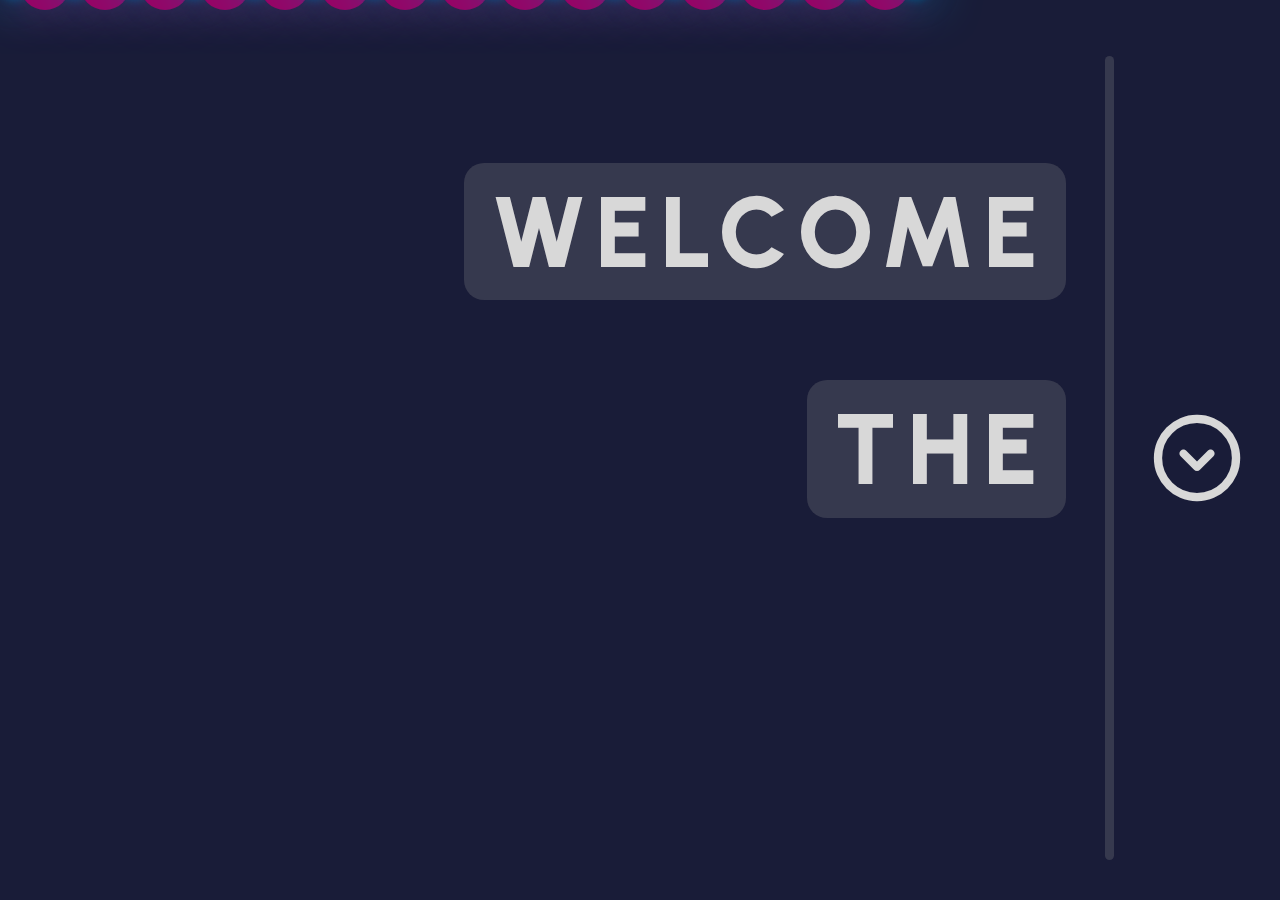
<file: index.html>
<!DOCTYPE html>

<html lang="en">
    <!-- document head including metadata, icon for the browser tab, viewport settings, external resources (e.g. Google Fonts), ... -->
    <head>
        <meta charset="UTF-8">
        <meta name="viewport" content="width=device-width"/>

        <title> Welcome | ScienTeens Lab | uni.lu </title>

        <!-- loads and sets ScienTeens icon in tabs and bookmarks in different browsers --> 
        <link rel="icon" sizes="any" href="../../assets/images/scienteens_tab_icon.svg"/>
        <link rel="apple-touch-icon" type="image/svg+xml" sizes="any" href="../../assets/images/scienteens_tab_icon.svg"/>
        <link rel="mask-icon" href="../../assets/images/scienteens_tab_icon.svg"/>
        <!-- includes different fonts (Google Fonts: Bungee Inline, Gugi, Pacifico, Urbanist) into document -->
        <link rel="preconnect" href="https://fonts.googleapis.com">
        <link rel="preconnect" href="https://fonts.gstatic.com" crossorigin>
        <link rel="stylesheet" href="https://fonts.googleapis.com/css2?family=Bungee+Inline&family=Gugi&family=Pacifico&family=Urbanist:ital,wght@0,100..900;1,100..900&display=swap"/>
        <!-- includes Material Symbols (Google Fonts) into document -->
        <link rel="stylesheet" href="https://fonts.googleapis.com/css2?family=Material+Symbols+Rounded:opsz,wght,FILL,GRAD@20..48,100..700,0..1,-50..200"/>
         <!-- custom stylesheets for landing page -->
         <link rel="stylesheet" href="/source/css/landing_page_styling.css"/>
         <link rel="stylesheet" href="/source/css/background_animation.css" />
    </head>

     <!-- document body containing actually visible content of HTML document -->
    <body>
        <!-- top-level container containing background animation-->
        <div class="background-animation-container">
            <div class="particles">
                <span style="--i:11"> </span>
                <span style="--i:73"> </span>
                <span style="--i:83"> </span>
                <span style="--i:89"> </span>
                <span style="--i:19"> </span>
                <span style="--i:13"> </span>
                <span style="--i:23"> </span>
                <span style="--i:37"> </span>
                <span style="--i:29"> </span>
                <span style="--i:31"> </span>
                <span style="--i:41"> </span>
                <span style="--i:43"> </span>
                <span style="--i:47"> </span>
                <span style="--i:49"> </span>
                <span style="--i:53"> </span>
                <span style="--i:59"> </span>
                <span style="--i:11"> </span>
                <span style="--i:19"> </span>
                <span style="--i:13"> </span>
                <span style="--i:61"> </span>
                <span style="--i:67"> </span>
                <span style="--i:71"> </span>
                <span style="--i:73"> </span>
                <span style="--i:83"> </span>
                <span style="--i:89"> </span>
                <span style="--i:29"> </span>
                <span style="--i:31"> </span>
                <span style="--i:41"> </span>
                <span style="--i:13"> </span>
                <span style="--i:23"> </span>
                <span style="--i:37"> </span>
            </div>

            <div class="content-layout">
                <div class="left-panel"> </div>

                <div class="middle-panel">
                    <h1 class="static-text"> WELCOME </h1>
                    <h1 class="static-text"> THE </h1>
    
                    <div class="toggled-text">
                        <h1 class="animated-heading"> 
                            SCIENCE 
                            <span class="material-symbols-rounded hub"> hub </span>
                        </h1>
    
                        <h1 class="animated-heading"> 
                            TEENAGERS
                            <span class="material-symbols-rounded controller"> stadia_controller </span>
                        </h1>
    
                        <h1 class="animated-heading">
                            <div>
                                SCIEN
                            </div>

                            <div>
                                &#8226       <!-- middle dot between "Scien" and "Teens" -->
                            </div>
                            
                            <div>
                                TEENS
                                <span class="material-symbols-rounded student"> school </span>
                            </div>
                        </h1>    
                    </div>
                </div>

                <div class="separation-line"> </div>

                <div class="right-panel">
                    <a href="/source/html/main_page.html" class="material-symbols-rounded enter"> expand_circle_right </a>
                </div>
            </div>
        </div>
    </body>
</html>
</file>
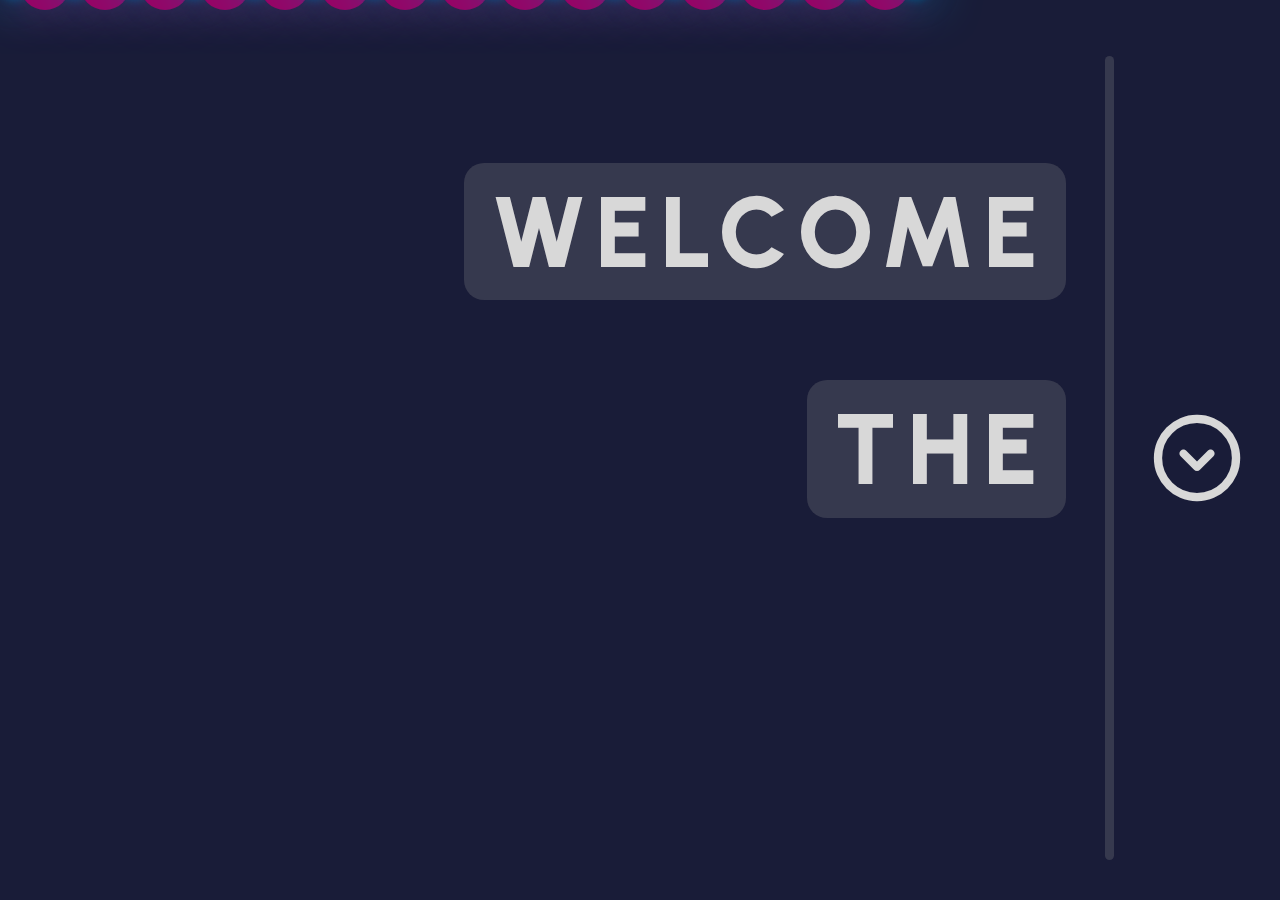
<file: source/html/index.html>
<!DOCTYPE html>

<html lang="en">
    <!-- document head including metadata, icon for the browser tab, viewport settings, external resources (e.g. Google Fonts), ... -->
    <head>
        <meta charset="UTF-8">
        <meta name="viewport" content="width=device-width"/>

        <title> Welcome | ScienTeens Lab | uni.lu </title>
        

        <!-- loads and sets ScienTeens icon in tabs and bookmarks in different browsers --> 
        <link rel="icon" sizes="any" href="../../assets/images/scienteens_tab_icon.svg"/>
        <link rel="apple-touch-icon" type="image/svg+xml" sizes="any" href="../../assets/images/scienteens_tab_icon.svg"/>
        <link rel="mask-icon" href="../../assets/images/scienteens_tab_icon.svg"/>
        <!-- includes different fonts (Google Fonts: Bungee Inline, Gugi, Pacifico, Urbanist) into document -->
        <link rel="preconnect" href="https://fonts.googleapis.com">
        <link rel="preconnect" href="https://fonts.gstatic.com" crossorigin>
        <link rel="stylesheet" href="https://fonts.googleapis.com/css2?family=Bungee+Inline&family=Gugi&family=Pacifico&family=Urbanist:ital,wght@0,100..900;1,100..900&display=swap"/>
        <!-- includes Material Symbols (Google Fonts) into document -->
        <link rel="stylesheet" href="https://fonts.googleapis.com/css2?family=Material+Symbols+Rounded:opsz,wght,FILL,GRAD@20..48,100..700,0..1,-50..200"/>
         <!-- custom stylesheets for landing page -->
        <link rel="stylesheet" href="../css/background_animation.css"/>
        <link rel="stylesheet" href="../css/landing_page_styling.css"/>
    </head>

     <!-- document body containing actually visible content of HTML document -->
    <body>
        <!-- top-level container containing background animation-->
        <div class="background-animation-container">
            <div class="particles">
                <span style="--i:11"> </span>
                <span style="--i:73"> </span>
                <span style="--i:83"> </span>
                <span style="--i:89"> </span>
                <span style="--i:19"> </span>
                <span style="--i:13"> </span>
                <span style="--i:23"> </span>
                <span style="--i:37"> </span>
                <span style="--i:29"> </span>
                <span style="--i:31"> </span>
                <span style="--i:41"> </span>
                <span style="--i:43"> </span>
                <span style="--i:47"> </span>
                <span style="--i:49"> </span>
                <span style="--i:53"> </span>
                <span style="--i:59"> </span>
                <span style="--i:11"> </span>
                <span style="--i:19"> </span>
                <span style="--i:13"> </span>
                <span style="--i:61"> </span>
                <span style="--i:67"> </span>
                <span style="--i:71"> </span>
                <span style="--i:73"> </span>
                <span style="--i:83"> </span>
                <span style="--i:89"> </span>
                <span style="--i:29"> </span>
                <span style="--i:31"> </span>
                <span style="--i:41"> </span>
                <span style="--i:13"> </span>
                <span style="--i:23"> </span>
                <span style="--i:37"> </span>
            </div>

            <div class="content-layout">
                <div class="left-panel"> </div>

                <div class="middle-panel">
                    <h1 class="static-text"> WELCOME </h1>
                    <h1 class="static-text"> THE </h1>
    
                    <div class="toggled-text">
                        <h1 class="animated-heading"> 
                            SCIENCE 
                            <span class="material-symbols-rounded hub"> hub </span>
                        </h1>
    
                        <h1 class="animated-heading"> 
                            TEENAGERS
                            <span class="material-symbols-rounded controller"> stadia_controller </span>
                        </h1>
    
                        <h1 class="animated-heading">
                            <div>
                                SCIEN
                            </div>

                            <div>
                                &#8226       <!-- middle dot between "Scien" and "Teens" -->
                            </div>
                            
                            <div>
                                TEENS
                                <span class="material-symbols-rounded student"> school </span>
                            </div>
                        </h1>    
                    </div>
                </div>

                <div class="separation-line"> </div>

                <div class="right-panel">
                    <a href="main_page.html" class="material-symbols-rounded enter"> expand_circle_right </a>
                </div>
            </div>
        </div>
    </body>
</html>
</file>
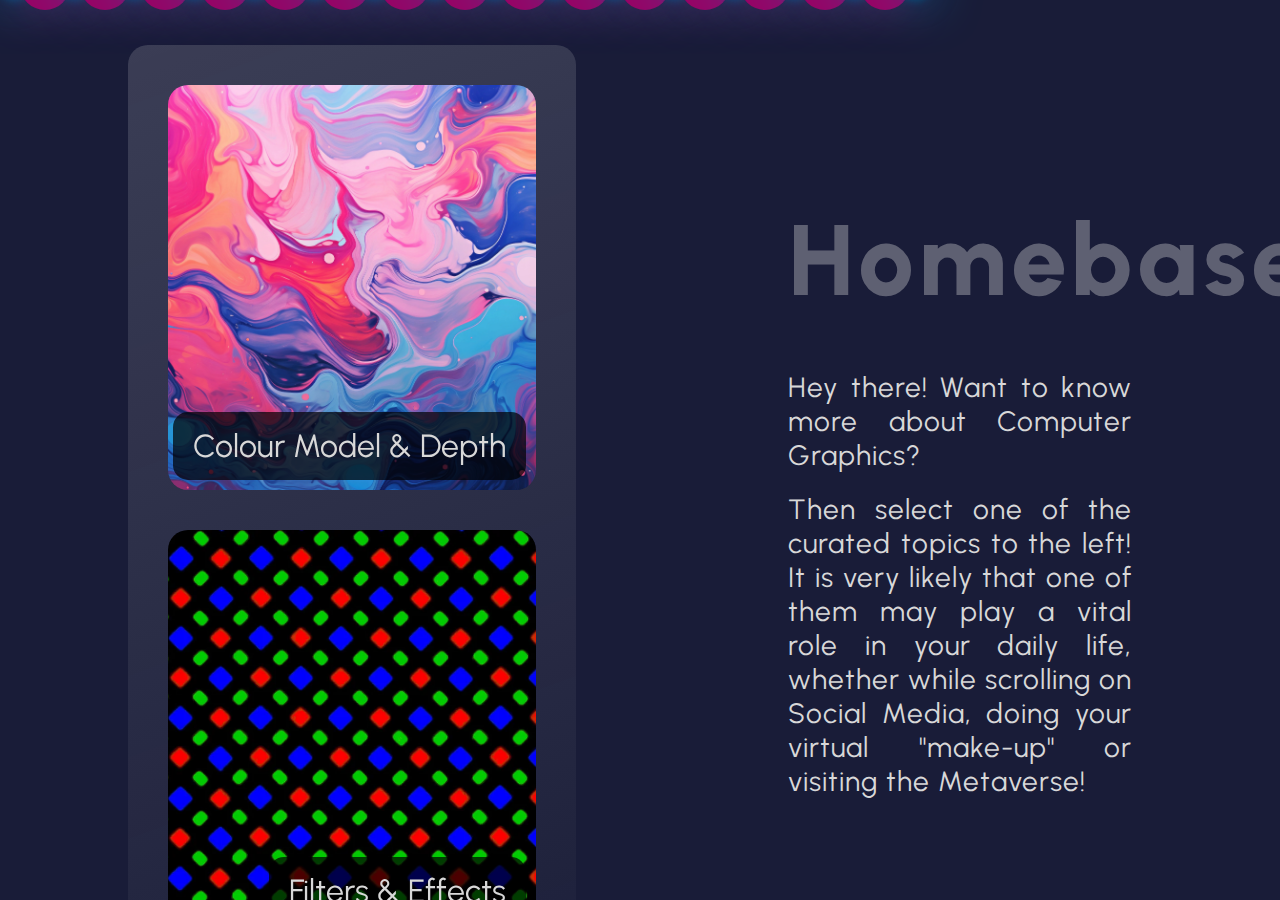
<file: source/html/main_page.html>
<!DOCTYPE html>

<html lang="en">
    <!-- document head including metadata, icon for the browser tab, viewport settings, external resources (e.g. Google Fonts), ... -->
    <head>
        <meta charset="UTF-8">
        <meta name="viewport" content="width=device-width"/>

        <title> Homebase | ScienTeens Lab | uni.lu </title>

        <!-- loads and sets ScienTeens icon in tabs and bookmarks in different browsers --> 
        <link rel="icon" sizes="any" href="../../assets/images/scienteens_tab_icon.svg"/>
        <link rel="apple-touch-icon" type="image/svg+xml" sizes="any" href="../../assets/images/scienteens_tab_icon.svg"/>
        <link rel="mask-icon" href="../../assets/images/scienteens_tab_icon.svg"/>
        <!-- includes Urbanist font (Google Fonts) into document -->
        <link rel="preconnect" href="https://fonts.googleapis.com"/>
        <link rel="preconnect" href="https://fonts.gstatic.com" crossorigin/>    
        <link rel="stylesheet" href="https://fonts.googleapis.com/css2?family=Urbanist:ital,wght@0,100..900;1,100..900&display=swap"/>
        <!-- custom stylesheets for main page -->
        <link rel="stylesheet" href="../css/background_animation.css"/>
        <link rel="stylesheet" href="../css/main_page_styling.css"/>
    </head>

    <!-- document body containing actually visible content of HTML document -->
    <body>
        <!-- top-level container for background animation-->
        <div class="background-animation-container">
            <div class="particles">
                <span style="--i:11"> </span>
                <span style="--i:73"> </span>
                <span style="--i:83"> </span>
                <span style="--i:89"> </span>
                <span style="--i:19"> </span>
                <span style="--i:13"> </span>
                <span style="--i:23"> </span>
                <span style="--i:37"> </span>
                <span style="--i:29"> </span>
                <span style="--i:31"> </span>
                <span style="--i:41"> </span>
                <span style="--i:43"> </span>
                <span style="--i:47"> </span>
                <span style="--i:49"> </span>
                <span style="--i:53"> </span>
                <span style="--i:59"> </span>
                <span style="--i:11"> </span>
                <span style="--i:19"> </span>
                <span style="--i:13"> </span>
                <span style="--i:61"> </span>
                <span style="--i:67"> </span>
                <span style="--i:71"> </span>
                <span style="--i:73"> </span>
                <span style="--i:83"> </span>
                <span style="--i:89"> </span>
                <span style="--i:29"> </span>
                <span style="--i:31"> </span>
                <span style="--i:41"> </span>
                <span style="--i:13"> </span>
                <span style="--i:23"> </span>
                <span style="--i:37"> </span>
            </div>

            <div class="content">
                <div class="left-panel">
                    <a href="theory_pages/colour.html" class="topic-link">
                        <div class="topic-block">
                            <img src="../../assets/images/colour_card_thumbnail.webp" alt="Colour Model & Depth" class="topic-image">
                            <div class="topic-title">Colour Model & Depth</div>
                        </div>
                    </a>

                    <a href="theory_pages/filters.html" class="topic-link">
                        <div class="topic-block">
                            <img src="../../assets/images/filters_card_thumbnail.webp" alt="Filters & Effects" class="topic-image">
                            <div class="topic-title">Filters & Effects</div>
                        </div>
                    </a>

                    <a href="theory_pages/bezier.html" class="topic-link">
                        <div class="topic-block">
                            <img src="../../assets/images/bezier_card_thumbnail.jpeg" alt="Bézier Shapes" class="topic-image">
                            <div class="topic-title">Bézier Shapes</div>
                        </div>
                    </a>

                    <a href="PAGE4.html" class="topic-link">
                        <div class="topic-block">
                            <img src="../../assets/images/layers_card_thumbnail.jpeg" alt="Layers" class="topic-image">
                            <div class="topic-title">Layers</div>
                        </div>
                    </a>
                </div>

                <div class="right-panel">
                    <h1>Homebase.</h1>
                    <p>Hey there! Want to know more about Computer Graphics?</p>
                    <p>Then select one of the curated topics to the left! It is very likely that one of them may play a
                        vital role in your daily life, whether while scrolling on Social Media, doing your virtual "make-up"
                        or visiting the Metaverse!</p>
                </div>
            </div>
        </div>
    </body>
</html>
</file>
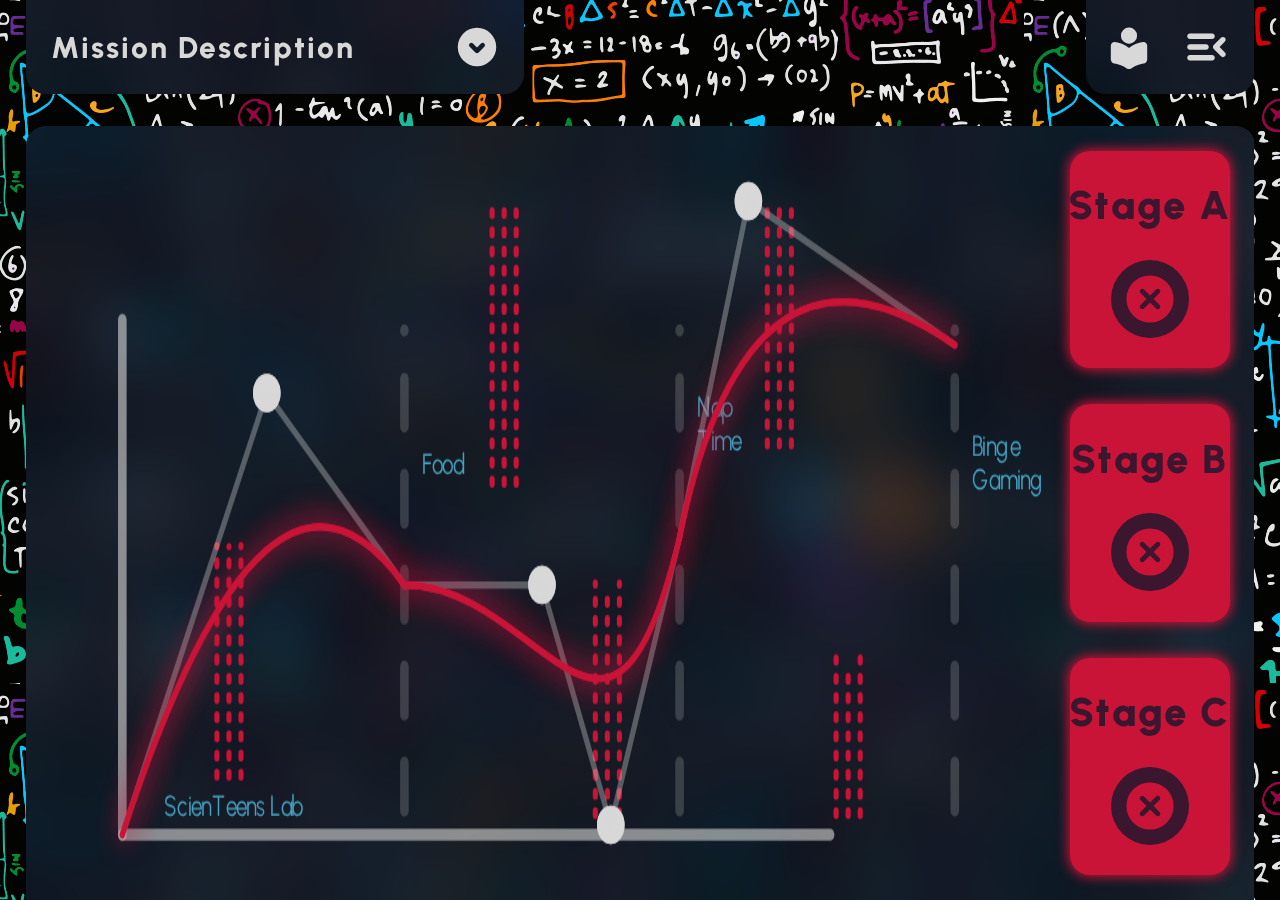
<file: source/html/minigame_pages/bezier.html>
<!DOCTYPE html>

<html lang="en">
    <!-- document head including metadata, icon for the browser tab, viewport settings, external resources (e.g. Google Fonts), ... -->
    <head>
        <meta charset="UTF-8">
        <meta name="viewport" content="width=device-width"/>

        <title> Spaghetti alla Bézier | ScienTeens Lab | uni.lu </title>

        <!-- loads and sets ScienTeens icon in tabs and bookmarks in different browsers --> 
        <link rel="icon" sizes="any" href="../../../assets/images/scienteens_tab_icon.svg"/>
        <link rel="apple-touch-icon" type="image/svg+xml" sizes="any" href="../../../assets/images/scienteens_tab_icon.svg"/>
        <link rel="mask-icon" href="../../../assets/images/scienteens_tab_icon.svg"/>
        <!-- includes Urbanist font (Google Fonts) into document -->
        <link rel="preconnect" href="https://fonts.googleapis.com"/>
        <link rel="preconnect" href="https://fonts.gstatic.com" crossorigin/>    
        <link rel="stylesheet" href="https://fonts.googleapis.com/css2?family=Urbanist:ital,wght@0,100..900;1,100..900&display=swap"/>
        <!-- includes Material Symbols (Google Fonts) into document -->
        <link rel="stylesheet" href="https://fonts.googleapis.com/css2?family=Material+Symbols+Rounded:opsz,wght,FILL,GRAD@20..48,100..700,0..1,-50..200"/>
        <!-- loads and renders custom stylesheet for Bézier mini-game -->
        <link rel="stylesheet" href="../../css/minigame_styling/bezier.css"/>

        <!-- loads and executes custom scripts for dynamic page behaviour (in preserved order due to "defer" keyword) -->
        <script src="../../js_ts/minigame_scripts/bezier_navigation.js" defer> </script>
        <script src="../../js_ts/minigame_scripts/bezier_sharp_canvas.js" defer> </script>
        <script src="../../js_ts/minigame_scripts/bezier_playground.js" defer> </script>
    </head>

    <!-- document body containing actually visible content of HTML document -->
    <body>
        <!-- top-level container for page layout -->
        <div class="layout-container">
            <!-- flexbox header encompassing game info & navigation elements -->
            <div class="header">
                <!-- container for mini-game description dropdown -->
                <div class="mission-description">
                    <!-- clickable dropdown button to expand/collapse mission descrption content -->
                    <button class="description-toggler"> 
                        Mission Description 
                        <span class="material-symbols-rounded expand"> expand_circle_down </span>
                    </button>

                    <!-- collapsible dropdown content panel -->
                    <div class="description-panel"> 
                        <p>
                            There you go! &#127918; The task seems (and actually is) very simple to give you some intuition on how low-order Bézier curves 
                            behave by modifying their control points. <br>
                            <br>
                            Your goal is to find your way from the ScienTeens Lab, where you are currently sitting, aaaaaaall the way to your nerdy
                            game cave where you can spend hours and hours of finest gaming &#128520; But of course, you cannot simply escape this academic dungeon, 
                            as you might be confronted with profs wanting you to participate in class, insanely hard-working students giving you guilty conscience,
                            super fancy infrastructure at the Luxembourg Learning Centre (the big white glass building very close to you), etc ... &#128561; <br>
                            <br>
                            However, you can avoid all of these by dragging the indicated control points of the three individual Bézier curves such that you 
                            obtain one smooth curve from start to finish – avoiding the obstacles is not enough. In other words, the entire travel path should like 
                            one continuous curve without being jagged. So, good luck and have fun! &#129488;
                        </p>
                    </div>
                </div>
                
                <!-- animated flexbox container for page navigation to related theory page or main page -->
                <nav class="navigation-section">
                    <!-- icon+text button for page navigation to related theory page -->
                    <a href="../theory_pages/bezier.html">
                        <button class="theory-button">
                            <span class="material-symbols-rounded book"> local_library </span>
                            <span class="textual-info"> Back to Theory </span>
                        </button>
                    </a>

                    <!-- icon+text button for page navigation to main page -->
                    <a href="../main_page.html">
                        <button class="home-button">
                            <span class="material-symbols-rounded hamburger"> menu_open </span>
                            <span class="textual-info"> Back to Homebase </span>
                        </button>
                    </a>
                </nav>
            </div>

            <!-- flexbox container for mini-game interface -->
            <div class="game-container">
                <canvas id="playground">
                    <!-- fallback text for accessibility reasons -->
                    Canvas allowing interactive dragging of Bézier curves to play obstacle parkour game
                </canvas>

                <!-- vertical flexbox container for success status of different game stages -->
                <div class="game-status">
                    <div class="gamecard level1 failure">
                        <h1>
                            Stage A
                        </h1>

                        <div class="status-icons">
                            <span class="material-symbols-rounded status-icon cancelled">
                                cancel
                            </span>

                            <span class="material-symbols-rounded status-icon checked">
                                check_circle
                            </span>
                        </div>
                    </div>

                    <div class="gamecard level2 failure">
                        <h1>
                            Stage B
                        </h1>

                        <div class="status-icons">
                            <span class="material-symbols-rounded status-icon cancelled">
                                cancel
                            </span>

                            <span class="material-symbols-rounded status-icon checked">
                                check_circle
                            </span>
                        </div>
                    </div>

                    <div class="gamecard level3 failure">
                        <h1>
                            Stage C
                        </h1>

                        <div class="status-icons">
                            <span class="material-symbols-rounded status-icon cancelled">
                                cancel
                            </span>

                            <span class="material-symbols-rounded status-icon checked">
                                check_circle
                            </span>
                        </div>
                    </div>
                </div>
            </div>
        </div>

        <!-- modal (pop-up) overlay upon game completion -->
        <div id="modal" class="modal-overlay">
            <div class="modal-box">
                <h1 class="congrats-heading"> Wow! You cooked one entire Bézier noodle! &#127836; </h1>

                <p>
                    That said, you certainly deserve a break after all these mathematical signs and shapes having messed with your head &#x1F92F; <br>
                    <br>
                    However, if you are still hungry for more super fun knowledge on Computer Graphics, we invite you to visit again the Homebase
                    to embark on your next adventure! &#128506;
                </p>

                <a href="../main_page.html">
                    <button class="game-end-button">
                        <span class="textual-info"> Homebase </span>
                    </button>
                </a>
            </div>
        </div>
    </body>
</html>
</file>
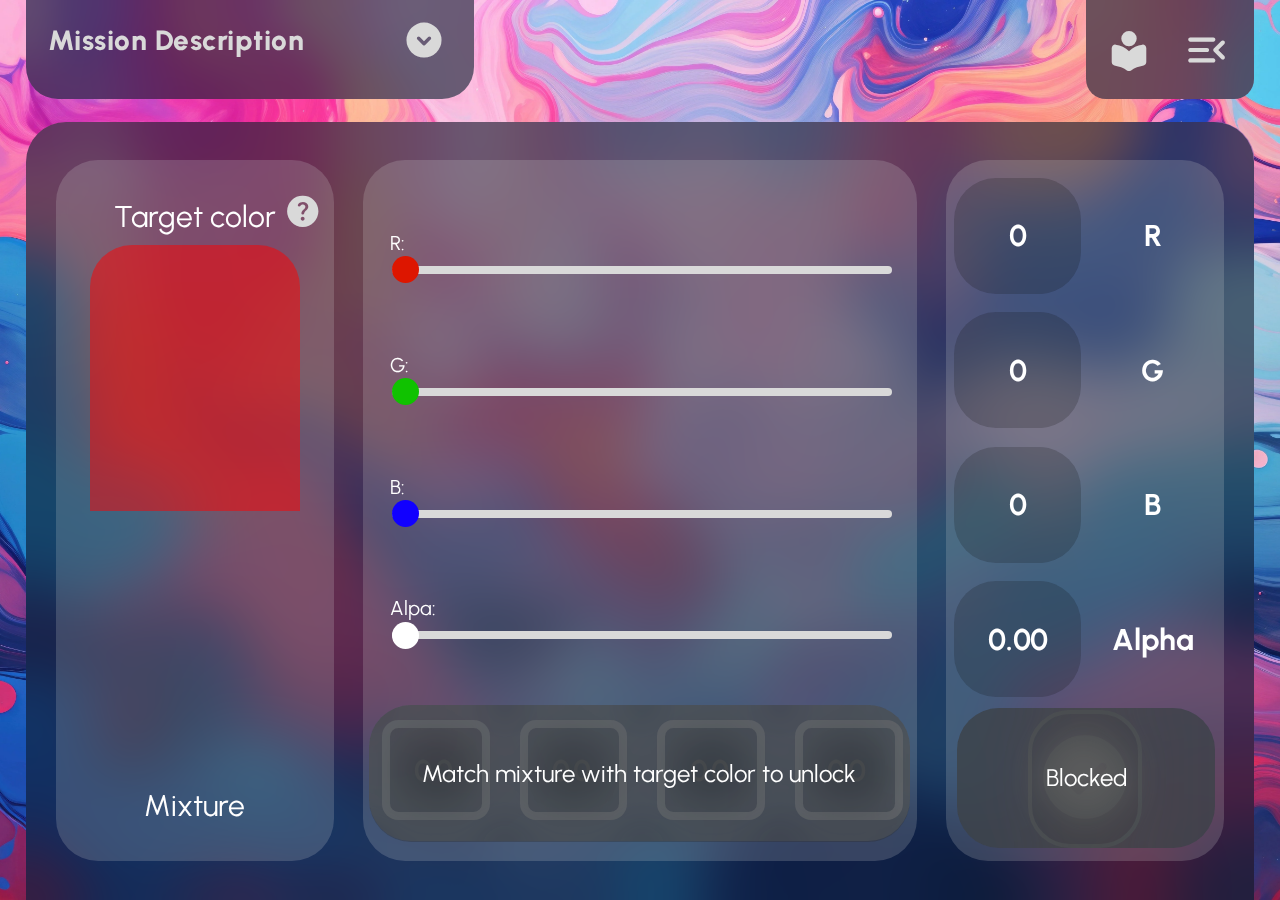
<file: source/html/minigame_pages/colour.html>
<!DOCTYPE html>

<html lang="en">
<!-- document head including metadata, icon for the browser tab, viewport settings, external resources (e.g. Google Fonts), ... -->

<head>
    <meta charset="UTF-8">
    <meta name="viewport" content="width=device-width" />

    <title> Picasso's Toolbox | ScienTeens Lab | uni.lu </title>

    <!-- loads and sets ScienTeens icon in tabs and bookmarks in different browsers -->
    <link rel="icon" sizes="any" href="../../../assets/images/scienteens_tab_icon.svg" />
    <link rel="apple-touch-icon" type="image/svg+xml" sizes="any"
        href="../../../assets/images/scienteens_tab_icon.svg" />
    <link rel="mask-icon" href="../../../assets/images/scienteens_tab_icon.svg" />
    <!-- includes Urbanist font (Google Fonts) into document -->
    <link rel="preconnect" href="https://fonts.googleapis.com" />
    <link rel="preconnect" href="https://fonts.gstatic.com" crossorigin />
    <link rel="stylesheet"
        href="https://fonts.googleapis.com/css2?family=Urbanist:ital,wght@0,100..900;1,100..900&display=swap" />
    <!-- includes Material Symbols (Google Fonts) into document -->
    <link rel="stylesheet"
        href="https://fonts.googleapis.com/css2?family=Material+Symbols+Rounded:opsz,wght,FILL,GRAD@20..48,100..700,0..1,-50..200" />
    <!-- custom stylesheet for mini-game page template -->


    <link rel="stylesheet" href="../../css/minigame_styling/colour.css">
    <link rel="stylesheet" href="../../css/minigame_styling/colour_game_content.css">
    <link rel="stylesheet" href="../../css/minigame_styling/colour_popup.css">



    <!-- custom stylesheet for colour models mini-game -->
    <script src="../../js_ts/minigame_scripts/colour_game_logic.js" defer></script>
</head>

<!-- document body containing actually visible content of HTML document -->

<body>
    <div class="container">
        <div class="header">
            <div class="mission-description" id="mission-description">
                <div class="dropdown_headline" id="dropdown-button">
                    <p class="dropdown_text"> Mission Description </p>

                    <button class="dropdown_button" id="dropdown-button">
                        <span class="material-symbols-rounded expand"> expand_circle_down </span>
                    </button>
                </div>

                <div class="ruler"> </div>

                <div class="mission-description-text">
                    <p>
                        Welcome to the Color Mixing Challenge! In this game, your goal is to accurately mix colors to
                        match the target color. Adjust the red, green, blue, and alpha
                        sliders to create the exact color shown. Enter the corresponding HEX values for each color
                        component in the provided fields. Once you think your mixture matches the target, check your
                        solution. Succeed and advance through levels, each with its own unique color to match. Are you
                        ready to test your color matching skills and learn about color theory in a fun, interactive way?
                        Let's get started!
                    </p>
                </div>
            </div>

            <nav class="navigation-section">
                <!-- icon+text button for page navigation to related theory page -->
                <a href="../theory_pages/colour.html">
                    <button class="theory-button">
                        <span class="material-symbols-rounded book"> local_library </span>
                        <span class="textual-info"> Back to Theory </span>
                    </button>
                </a>

                <!-- icon+text button for page navigation to main page -->
                <a href="../main_page.html">
                    <button class="home-button">
                        <span class="material-symbols-rounded hamburger"> menu_open </span>
                        <span class="textual-info"> Back to Homebase </span>
                    </button>
                </a>
            </nav>
        </div>

        <div class="main-panel">



            <div class="minigame_container">
                <div class="color_container">
                    <div class="color_container_layout">
                        <div class="target_color">
                            <span class="material-symbols-rounded help" id="help_button_fonts"> help </span>
                            <span id="target_color_text_tooltip">Target color</span>
                            <div class="color_box_target" id="target_color_box"></div>
                        </div>
                        <div class="mixture_color">
                            <div class="mixture_box_color" id="mixture_color_box"></div>
                            <span>Mixture</span>
                        </div>
                    </div>
                </div>
                <div class="sliders-input_fields">
                    <div class="sliders-input_fields_layout">
                        <div class="sliders_layout">
                            <div class="slider_container">
                                <label class="color_label">R: <input type="range" min="0" max="255" value="0"
                                        class="slider slider-red" id="red_slider"></label>
                                <label class="color_label">G: <input type="range" min="0" max="255" value="0"
                                        class="slider slider-green" id="green_slider"></label>
                                <label class="color_label">B: <input type="range" min="0" max="255" value="0"
                                        class="slider slider-blue" id="blue_slider"></label>
                                <label class="color_label">Alpa: <input type="range" min="0" max="1" step="0.01"
                                        value="0" class="slider slider-alpha" id="alpha_slider"></label>
                            </div>
                        </div>
                        <div class="input_fields blocked">
                            <div class="input_fields_cover"><span>Match mixture with target color to unlock</span></div>
                            <div class="HEX_inputs_container">
                                <div class="HEX_input_container" data-tooltip="Input HEX value for Red"><input
                                        type="text" class="HEX_input" id="R" name="R" placeholder="00" maxlength="2"
                                        oninput="checkColorMatch('R')">
                                        <span class="passedHex" id="passedR"><img src="../../../assets/icons/passed.svg"></span>
                                        <span class="failedHex" id="failedR"><img src="../../../assets/icons/failed.svg"></span>
                                </div>
                                <div class="HEX_input_container" data-tooltip="Input HEX value for Green"><input
                                        type="text" class="HEX_input" id="G" name="G" placeholder="00" maxlength="2"
                                        oninput="checkColorMatch('G')">
                                        <span class="passedHex" id="passedG"><img src="../../../assets/icons/passed.svg"></span>
                                        <span class="failedHex" id="failedG"><img src="../../../assets/icons/failed.svg"></span>
                                </div>
                                <div class="HEX_input_container" data-tooltip="Input HEX value for Blue"><input
                                        type="text" class="HEX_input" id="B" name="B" placeholder="00" maxlength="2"
                                        oninput="checkColorMatch('B')">
                                        <span class="passedHex" id="passedB"><img src="../../../assets/icons/passed.svg"></span>
                                        <span class="failedHex" id="failedB"><img src="../../../assets/icons/failed.svg"></span>
                                </div>
                                <div class="HEX_input_container" data-tooltip="Input HEX value for Alpha"><input
                                        type="text" class="HEX_input" id="A" name="A" placeholder="00" maxlength="2"
                                        oninput="checkColorMatch('A')">
                                        <span class="passedHex" id="passedA"><img src="../../../assets/icons/passed.svg"></span>
                                        <span class="failedHex" id="failedA"><img src="../../../assets/icons/failed.svg"></span>
                                </div>

                            </div>
                        </div>
                    </div>
                </div>
                <div class="RGB-HEX">
                    <div class="RGB-HEX_layout">
                        <div class="RGB_container">
                            <div class="color_values_container">
                                <div class="color_value_container red_value"><span id="r_value">255</span></div>
                                <div class="color_value_container green_value"><span id="g_value">255</span></div>
                                <div class="color_value_container blue_value"><span id="b_value">255</span></div>
                                <div class="color_value_container alpha_value"><span id="a_value">255</span></div>
                            </div>
                            <div class="color_big_labels_container">
                                <div class="color_big_label_container red_label_big_container"><span>R</span></div>
                                <div class="color_big_label_container green_label_big_container"><span>G</span></div>
                                <div class="color_big_label_container blue_label_big_container"><span>B</span></div>
                                <div class="color_big_label_container alpha_label_big_container"><span>Alpha</span>
                                </div>
                            </div>
                        </div>
                        <div class="HEX">
                            <div class="circle_button_cover blocked"><span>Blocked</span></div>
                            <div class="hex_button_container" id="circle_button_container"
                                data-tooltip="Compute complete HEX code to unblock this button">
                                <button class="hex_button" id="circle_button">
                                    <span class="material-symbols-rounded check_circle" id="circle_button_fonts">
                                        check_circle </span>
                                </button>
                            </div>
                        </div>
                    </div>
                </div>
            </div>




            <div class="popup-overlay" id="popupOverlay">

                <div class="popup" id="popup">

                    <div class="popup-content">

                        <p class="color_targeted">Congratulations! You did it!</p>

                        <p class="hex_description">Now you need to compute HEX values for each RGBA value.
                            <br>For example, to convert the decimal number 255 to hexadecimal You need to:
                            <br>Divide the number by 16. 255 divided by 16 is 15 with a remainder of 15.
                            <br>Convert the quotient and the remainder to hexadecimal. Both 15 correspond to F in
                            hexadecimal.
                            <br>Combine them. The result is FF.
                        </p>

                        <button id="got_it">Got it!</button>

                    </div>

                </div>

            </div>



        </div>


    </div>
</body>

</html>
</file>
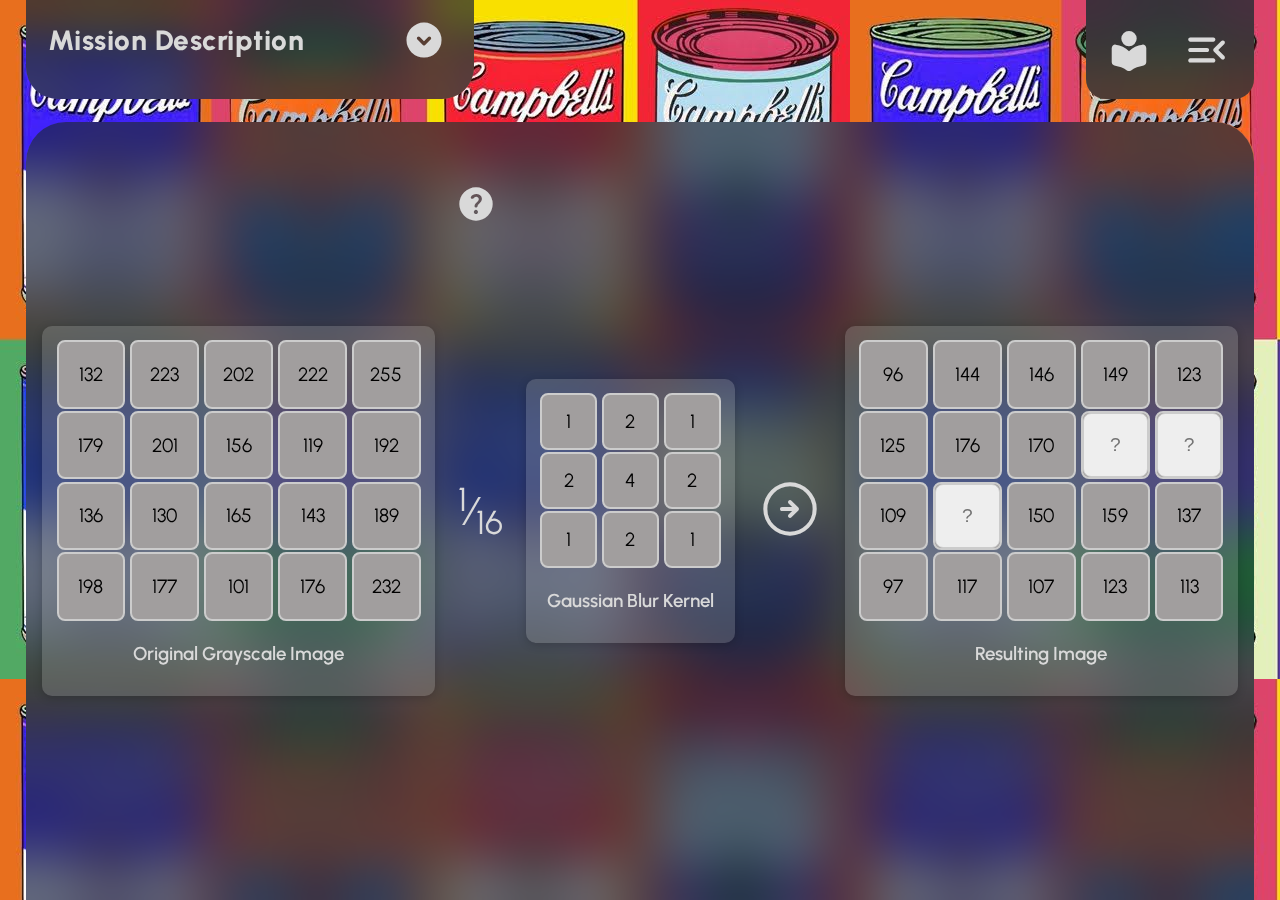
<file: source/html/minigame_pages/filters.html>
<!DOCTYPE html>

<html lang="en">
<!-- document head including metadata, icon for the browser tab, viewport settings, external resources (e.g. Google Fonts), ... -->

<head>
    <meta charset="UTF-8">
    <meta name="viewport" content="width=device-width" />

    <title> Pixel-Mining Adventure | ScienTeens Lab | uni.lu</title>

    <!-- loads and sets ScienTeens icon in tabs and bookmarks in different browsers -->
    <link rel="icon" sizes="any" href="../../../assets/images/scienteens_tab_icon.svg" />
    <link rel="apple-touch-icon" type="image/svg+xml" sizes="any"
        href="../../../assets/images/scienteens_tab_icon.svg" />
    <link rel="mask-icon" href="../../../assets/images/scienteens_tab_icon.svg" />
    <!-- includes Urbanist font (Google Fonts) into document -->
    <link rel="preconnect" href="https://fonts.googleapis.com" />
    <link rel="preconnect" href="https://fonts.gstatic.com" crossorigin />



    
    <link rel="stylesheet"
        href="https://fonts.googleapis.com/css2?family=Urbanist:ital,wght@0,100..900;1,100..900&display=swap" />
    <!-- includes Material Symbols (Google Fonts) into document -->
    <link rel="stylesheet"
        href="https://fonts.googleapis.com/css2?family=Material+Symbols+Rounded:opsz,wght,FILL,GRAD@20..48,100..700,0..1,-50..200" />
    <!-- custom stylesheet for mini-game page template -->

    <!-- custom stylesheet for filters mini-game -->
    <link rel="stylesheet" href="../../css/minigame_styling/filters.css">
    <link rel="stylesheet" href="../../css/minigame_styling/filters_layout.css">
    <link rel="stylesheet" href="../../css/minigame_styling/filters_popup.css">

    <script src="../../js_ts/minigame_scripts/filters_dropdown.js" defer></script>
    <script src="../../js_ts/minigame_scripts/filters_game_logic.js" defer></script>
</head>

<!-- document body containing actually visible content of HTML document -->

<body>
    <div class="container">
        <div class="header">
            <div class="mission-description" id="mission-description">
                <div class="dropdown_headline" id="dropdown-button">
                    <p class="dropdown_text"> Mission Description </p>

                    <button class="dropdown_button" id="dropdown-button">
                        <span class="material-symbols-rounded expand"> expand_circle_down </span>
                    </button>
                </div>

                <div class="ruler"> </div>

                <div class="mission-description-text">
                    <p>
                        On the right hand-side you can find the original grayscale image. In the middle is the Gaussian Blur
                        Kernel which
                        is a matrix used to calculate weighted averages of pixel values. On the left is an unfinished
                        image in which
                        3 pixels are missing, you must find their values.
                        <br>
                        <br>To do this you need:
                        <br>-Center the kernel on a pixel (the center of the matrix must coincide with the target pixel).
                        <br>-Multiply the surrounding pixel values by the corresponding kernel values.
                        <br>-Sum all these products.
                        <br>-Divide the sum by the total weight of the kernel(16).
                        <br>hint *if a pixel is missing take its value as 0*
                    </p>
                </div>
            </div>

            <nav class="navigation-section">
                <!-- icon+text button for page navigation to related theory page -->
                <a href="../theory_pages/filters.html">
                    <button class="theory-button">
                        <span class="material-symbols-rounded book"> local_library </span>
                        <span class="textual-info"> Back to Theory </span>
                    </button>
                </a>

                <!-- icon+text button for page navigation to main page -->
                <a href="../main_page.html">
                    <button class="home-button">
                        <span class="material-symbols-rounded hamburger"> menu_open </span>
                        <span class="textual-info"> Back to Homebase </span>
                    </button>
                </a>
            </nav>
            
        </div>

        <div class="main-panel">
            <div class="help-button-container">
                <span class="material-symbols-rounded help" id="help_button_fonts" >help</span>
                <img src="../../../assets/images/Calc_Example.png" alt="Help Image" class="help-image">
            </div>
            <div class="game-area">
                
                <div class="matrix-panel" id="original-grayscale">
                    
                    <div class="matrix">
                        <!-- Static matrix cells filled with values -->
                        <div class="matrix-row">
                            <div class="matrix-cell">132</div>
                            <div class="matrix-cell">179</div>
                            <div class="matrix-cell">136</div>
                            <div class="matrix-cell">198</div>
                        </div>
                        <div class="matrix-row">
                            <div class="matrix-cell">223</div>
                            <div class="matrix-cell">201</div>
                            <div class="matrix-cell">130</div>
                            <div class="matrix-cell">177</div>
                        </div>
                        <div class="matrix-row">
                            <div class="matrix-cell">202</div>
                            <div class="matrix-cell">156</div>
                            <div class="matrix-cell">165</div>
                            <div class="matrix-cell">101</div>
                        </div>
                        <div class="matrix-row">
                            <div class="matrix-cell">222</div>
                            <div class="matrix-cell">119</div>
                            <div class="matrix-cell">143</div>
                            <div class="matrix-cell">176</div>
                        </div>
                        <div class="matrix-row">
                            <div class="matrix-cell">255</div>
                            <div class="matrix-cell">192</div>
                            <div class="matrix-cell">189</div>
                            <div class="matrix-cell">232</div>
                        </div>
                    </div>
                    <h3>Original Grayscale Image</h3>
                </div>
                <div class="fraction"><sup>1</sup>&frasl;<sub>16</sub></div>
                <div class="kernel-panel" id="gaussian-kernel">

                    <div class="kernel">
                        <!-- Static kernel matrix cells filled with values -->
                        <div class="matrix-row">
                            <div class="matrix-cell">1</div>
                            <div class="matrix-cell">2</div>
                            <div class="matrix-cell">1</div>
                        </div>
                        <div class="matrix-row">
                            <div class="matrix-cell">2</div>
                            <div class="matrix-cell">4</div>
                            <div class="matrix-cell">2</div>
                        </div>
                        <div class="matrix-row">
                            <div class="matrix-cell">1</div>
                            <div class="matrix-cell">2</div>
                            <div class="matrix-cell">1</div>
                        </div>
                    </div>
                    <h3>Gaussian Blur Kernel</h3>
                </div>
                <div><span class="material-symbols-rounded arrow-right">arrow_circle_right</span></div>
                <div class="matrix-panel" id="resulting-image">

                    <div class="matrix">
                        <div class="matrix-row">
                            <div class="matrix-cell">96</div>
                            <div class="matrix-cell">125</div>
                            <div class="matrix-cell">109</div>
                            <div class="matrix-cell">97</div>
                        </div>
                        <div class="matrix-row">
                            <div class="matrix-cell">144</div>
                            <div class="matrix-cell">176</div>
                            <div class="matrix-cell"><input type="text" placeholder="?" id="input1" value="" class="matrix-input" /></div>
                            <div class="matrix-cell">117</div>
                        </div>
                        <div class="matrix-row">
                            <div class="matrix-cell">146</div>
                            <div class="matrix-cell">170</div>
                            <div class="matrix-cell">150</div>
                            <div class="matrix-cell">107</div>
                        </div>
                        <div class="matrix-row">
                            <div class="matrix-cell">149</div>
                            <div class="matrix-cell"><input type="text" placeholder="?" id="input2" value="" class="matrix-input" /></div>
                            <div class="matrix-cell">159</div>
                            <div class="matrix-cell">123</div>
                        </div>
                        <div class="matrix-row">
                            <div class="matrix-cell">123</div>
                            <div class="matrix-cell"><input type="text" placeholder="?" id="input3" value="" class="matrix-input" /></div>
                            <div class="matrix-cell">137</div>
                            <div class="matrix-cell">113</div>
                        </div>
                    </div>
                    <h3>Resulting Image</h3>
                </div>
                
            </div>
            <div class="second-game">

                <div class="game-panel">
                    
                    <img src="../../../assets/images/Dog_Blur.png" class="Image">
                    <h3>Initial Image</h3>
                </div>

                
                <div class="game-panel">
                    <img src="../../../assets/images/Dog_Clean.png" class="Image">
                    <h3>Target Image</h3>
                </div>
                <div><span class="material-symbols-rounded arrow-right">arrow_circle_right</span></div>
                <div class="kernel-panel" id="resulting-matrix">
                    <div class="kernel-game">
                        <div class="matrix-row">
                            <div class="matrix-cell"><input type="text" placeholder="?" id="input4" value="" class="matrix-input" /></div>
                            <div class="matrix-cell"><input type="text" placeholder="?" id="input5" value="" class="matrix-input" /></div>
                            <div class="matrix-cell"><input type="text" placeholder="?" id="input6" value="" class="matrix-input" /></div>
                        </div>
                        <div class="matrix-row">
                            <div class="matrix-cell"><input type="text" placeholder="?" id="input7" value="" class="matrix-input" /></div>
                            <div class="matrix-cell"><input type="text" placeholder="?" id="input8" value="" class="matrix-input" /></div>
                            <div class="matrix-cell"><input type="text" placeholder="?" id="input9" value="" class="matrix-input" /></div>
                        </div>
                        <div class="matrix-row">
                            <div class="matrix-cell">0</div>
                            <div class="matrix-cell"><input type="text" placeholder="?" id="input10" value="" class="matrix-input" /></div>
                            <div class="matrix-cell"><input type="text" placeholder="?" id="input11" value="" class="matrix-input" /></div>
                        </div>
                    </div>
                    <h3>Sharpening Kernel </h3>
                    <!-- Add more cells as needed -->
                </div>

            </div>
        </div>

        <!-- <div class="popup-overlay" id="popupOverlay">

            <div class="popup" id="popup">

                <div class="popup-content">

                    <p class="color_targeted">Congratulations! You did it!</p>

                    <p class="hex_description">But there are also many other convolutional matrices that we use without even realizing it.
                        <br><br>
                        <br>For now, I suggest you explore the game with Sharpening Filter for more understanding of this topic.
                        
                        <br>
                        <br>
                    </p>

                    <button id="got_it">Got it!</button>

                </div>

            </div>

        </div> -->

        <div id="popUpOverlay" class="modal-overlay">
            <div class="modal-box">
                <h1 class="congrats-heading"> Congratulations! You did it! </h1>

                <p class="popup-content">
                    But there are also many other convolutional matrices that we use without even realizing it. <br>
                    <br>
                    For now, I suggest you explore the game with Sharpening Filter for more understanding of this topic.
                </p>

                    <button class="game-end-button" id="got_it">
                        <span class="textual-info"> Next Level </span>
                    </button>
            </div>
        </div>



    </div>
</body>

</html>
</file>
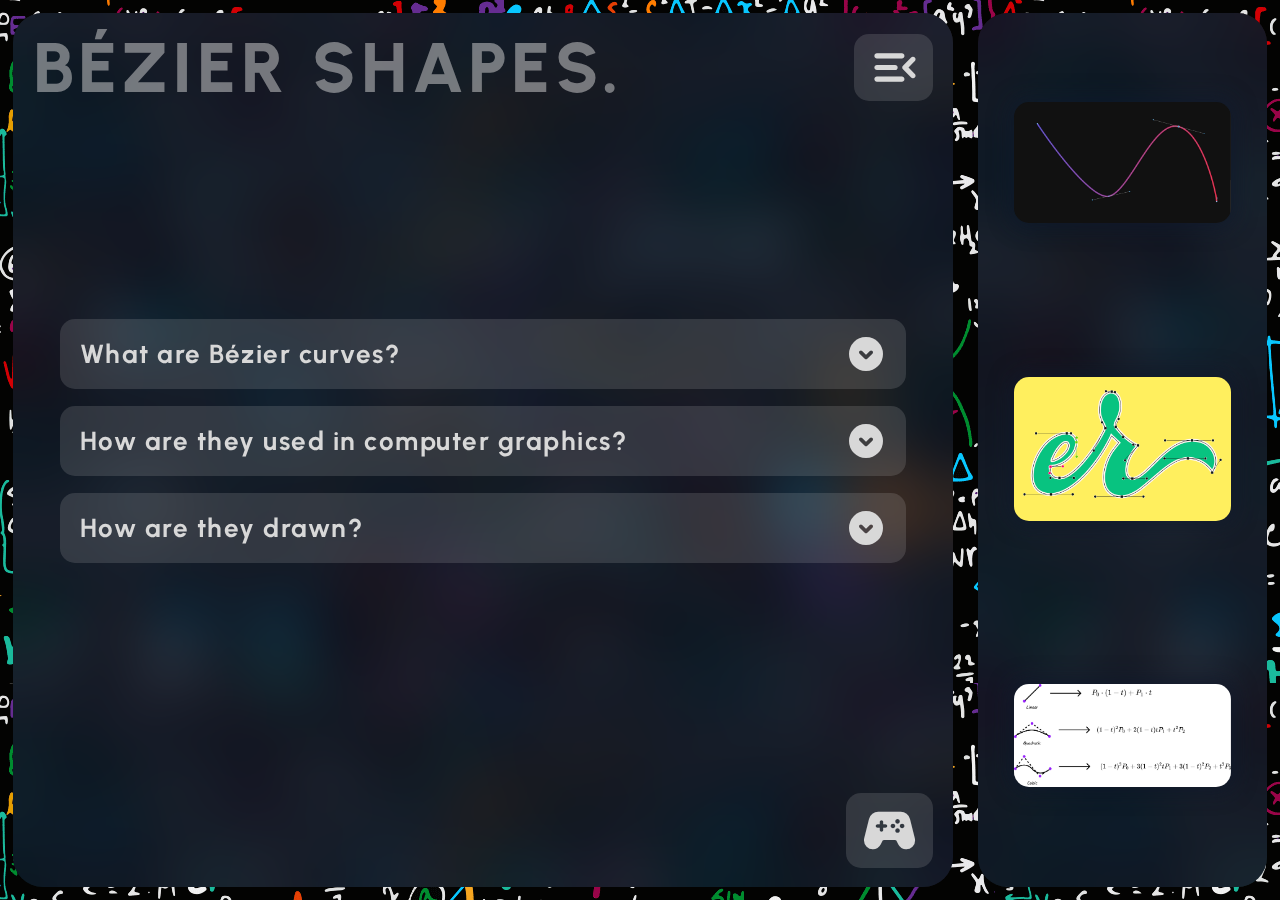
<file: source/html/theory_pages/bezier.html>
<!DOCTYPE html>

<html lang="en">
    <!-- document head including metadata, icon for the browser tab, viewport settings, external resources (e.g. Google Fonts), ... -->
    <head>
        <meta charset="UTF-8"/>
        <meta name="viewport" content="width=device-width"/>

        <title> Bézier Shapes | ScienTeens Lab | uni.lu </title>

        <!-- loads and sets ScienTeens icon in tabs and bookmarks in different browsers --> 
        <link rel="icon" sizes="any" href="../../../assets/images/scienteens_tab_icon.svg"/>
        <link rel="apple-touch-icon" type="image/svg+xml" sizes="any" href="../../../assets/images/scienteens_tab_icon.svg"/>
        <link rel="mask-icon" href="../../../assets/images/scienteens_tab_icon.svg"/>
        <!-- includes Urbanist font (Google Fonts) into document -->
        <link rel="preconnect" href="https://fonts.googleapis.com"/>
        <link rel="preconnect" href="https://fonts.gstatic.com" crossorigin/>    
        <link rel="stylesheet" href="https://fonts.googleapis.com/css2?family=Urbanist:ital,wght@0,100..900;1,100..900&display=swap"/>
        <!-- includes Material Symbols (Google Fonts) into document -->
        <link rel="stylesheet" href="https://fonts.googleapis.com/css2?family=Material+Symbols+Rounded:opsz,wght,FILL,GRAD@20..48,100..700,0..1,-50..200"/>
        <!-- custom stylesheet for Bézier theory page -->
        <link rel="stylesheet" href="../../css/theory_styling/bezier.css"/>

        <script src="../../js_ts/theory_scripts/theory_accordion.js" defer> </script>
    </head>

    <!-- document body containing actually visible content of HTML document -->
    <body>
        <!-- top-level container for page layout -->
        <div class="layout-container">
            <!-- flexbox container for left glass card containing theory concepts -->
            <div class="glass-card theory-container">
                <!-- flexbox container for theory page heading and home button -->
                <div class="titlebar-container">
                    <h1 class="theory-title"> BÉZIER SHAPES. </h1>

                    <a href="../main_page.html">
                        <button class="home-button">
                            <span class="material-symbols-rounded hamburger"> menu_open </span>
                            <span class="textual-info"> Back to Homebase </span>
                        </button>
                    </a>
                </div>

                <!-- unordered list of dynamic accordion dropdowns -->
                <ul class="dynamic-accordion">
                    <!-- dropdown 1 -->
                    <li>
                        <button class="concept-toggler"> 
                            What are Bézier curves? 
                            <span class="material-symbols-rounded expand"> expand_circle_down </span>
                        </button>
                        
                        <div class="concept-panel">
                            <p>
                                Bézier curves are smooth and continuous curves that are essential in various fields, such as engineering and digital design. &#x1F3A8;
                                They were named after Pierre Bézier who first used them to help design cars. &#x1F697;
                                They are defined by two or more points which make the curve bend and twist in different ways. &#x1F30A;
                            </p>
                        </div>
                    </li>

                    <!-- dropdown 2 -->
                    <li>
                        <button class="concept-toggler"> 
                            How are they used in computer graphics?
                            <span class="material-symbols-rounded expand"> expand_circle_down </span>
                         </button>

                         <div class="concept-panel">
                            <p>
                                In computer graphics, Bézier curves play a critical role. 
                                They are pivotal in designing fonts &#x1F524;, animating characters &#x1F9B8;, and crafting user interfaces &#x1F39B;&#xFE0F; that are not only appealing but also scalable. 
                                The ability of Bézier curves to maintain their integrity at various scales makes them ideal for graphics that need to adapt to different sizes and resolutions without losing detail or clarity. &#x1F50D;
                            </p>
                        </div>
                    </li>

                    <!-- dropdown 3 -->
                    <li>
                        <button class="concept-toggler"> 
                            How are they drawn?
                            <span class="material-symbols-rounded expand"> expand_circle_down </span>
                        </button>

                        <div class="concept-panel">
                            <p>
                                To draw Bézier curves, one begins with setting control points in a design space. These points act as anchors and guides for the curve. 
                                By varying a parameter known as t, which ranges from 0 to 1, the curve is constructed through a series of calculations that interpolate the positions between these points.

                                The resulting path smoothly transitions from one end to the other, closely following the control points, which determine the curve's trajectory and form.
                            </p>
                        </div>
                    </li>

                    <!-- ... possibly more dropdowns ... -->
                </ul>

                <!-- flexbox container for "previous card" and "next card" buttons (or mini-game button if only one card) -->
                <div class="navbar-container">
                    <a href="../minigame_pages/bezier.html">
                        <button class="enter-game-button">
                            <span class="material-symbols-rounded controller"> stadia_controller </span>
                            <span class="textual-info"> Enter Mini-Game </span>
                        </button>
                    </a>
                </div>
            </div>

            <!-- flexbox container for right glass card containing illustration of theory concepts -->
            <div class="glass-card illustration-container">
                <div class="illustration"><img class="image" src="../../../assets/images/Bezier1.png" width="87%"></div>
                <div class="illustration"><img class ="image" src="../../../assets/images/Bezier2_22.png" width="87%"></div>
                <div class="illustration"><img class="image" src="../../../assets/images/Bezier3.png" width="87%"></div>
            </div>
        </div>
    </body>
</html>
</file>
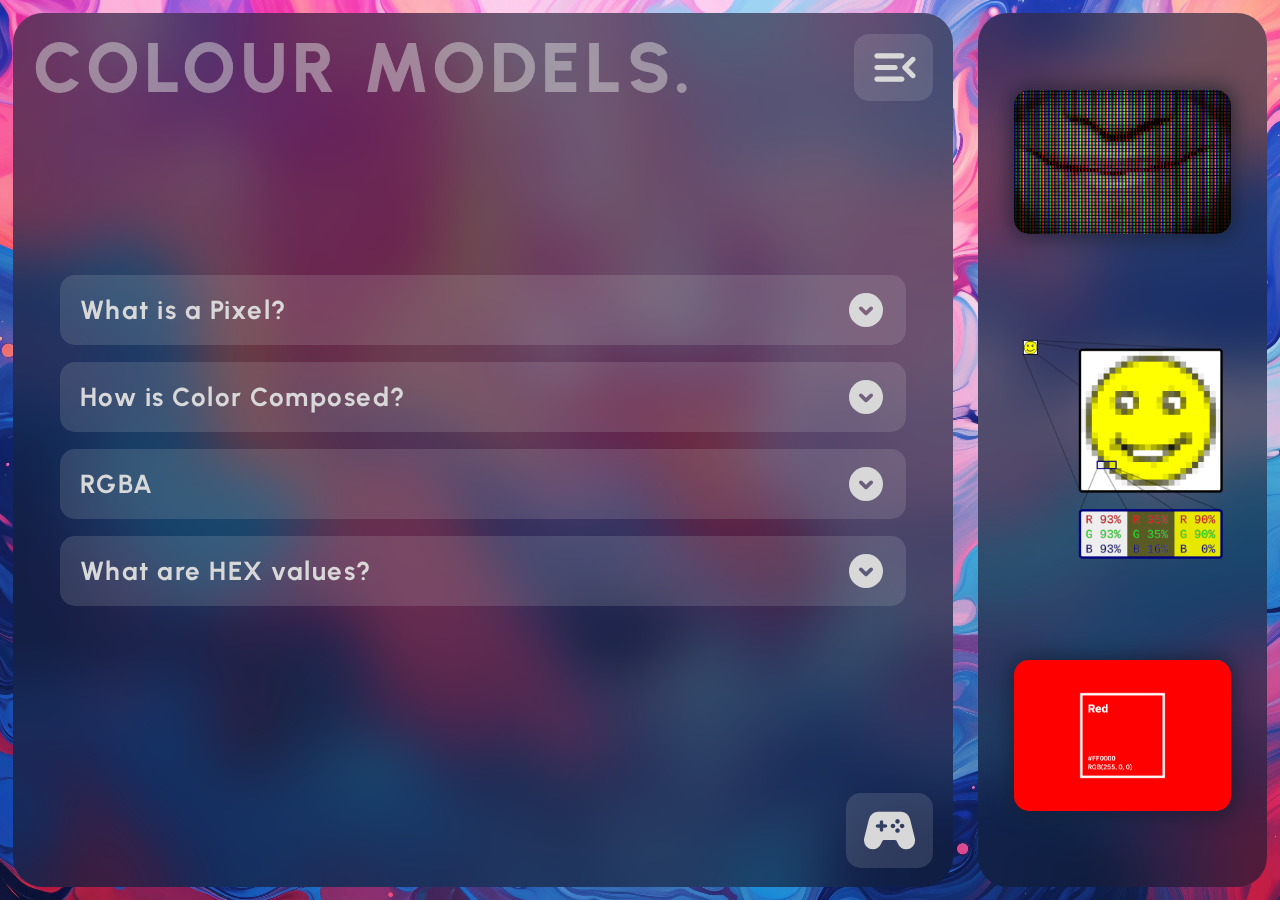
<file: source/html/theory_pages/colour.html>
<!DOCTYPE html>

<html lang="en">
    <!-- document head including metadata, icon for the browser tab, viewport settings, external resources (e.g. Google Fonts), ... -->
    <head>
        <meta charset="UTF-8" />
        <meta name="viewport" content="width=device-width" />

        <title> Colour Models | ScienTeens Lab | uni.lu </title>

        <!-- loads and sets ScienTeens icon in tabs and bookmarks in different browsers -->
        <link rel="icon" sizes="any" href="../../../assets/images/scienteens_tab_icon.svg" />
        <link rel="apple-touch-icon" type="image/svg+xml" sizes="any" href="../../../assets/images/scienteens_tab_icon.svg" />
        <link rel="mask-icon" href="../../../assets/images/scienteens_tab_icon.svg" />
        <!-- includes Urbanist font (Google Fonts) into document -->
        <link rel="preconnect" href="https://fonts.googleapis.com" />
        <link rel="preconnect" href="https://fonts.gstatic.com" crossorigin />
        <link rel="stylesheet" href="https://fonts.googleapis.com/css2?family=Urbanist:ital,wght@0,100..900;1,100..900&display=swap" />
        <!-- includes Material Symbols (Google Fonts) into document -->
        <link rel="stylesheet" href="https://fonts.googleapis.com/css2?family=Material+Symbols+Rounded:opsz,wght,FILL,GRAD@20..48,100..700,0..1,-50..200" />
        <!-- custom stylesheet for colour theory page -->
        <link rel="stylesheet" href="../../css/theory_styling/colour.css" />

        <script src="../../js_ts/theory_scripts/theory_accordion.js" defer> </script>
    </head>

    <!-- document body containing actually visible content of HTML document -->
    <body>
        <!-- top-level container for page layout -->
        <div class="layout-container">
            <!-- flexbox container for left glass card containing theory concepts -->
            <div class="glass-card theory-container">
                <!-- flexbox container for theory page heading and home button -->
                <div class="titlebar-container">
                    <h1 class="theory-title"> COLOUR MODELS. </h1>

                    <a href="../main_page.html">
                        <button class="home-button">
                            <span class="material-symbols-rounded hamburger"> menu_open </span>
                            <span class="textual-info"> Back to Homebase </span>
                        </button>
                    </a>
                </div>

                <!-- unordered list of dynamic accordion dropdowns -->
                <ul class="dynamic-accordion">
                    <!-- dropdown 1 -->
                    <li>
                        <button class="concept-toggler">
                            What is a Pixel?
                            <span class="material-symbols-rounded expand"> expand_circle_down </span>
                        </button>

                        <div class="concept-panel">
                            <p>
                                A pixel, or Picture Element, is the fundamental unit of a digital image, much like a tiny
                                dot of paint on a canvas. Each pixel is a square of color that, when combined with others,
                                creates the full picture we see on screens. On monitors and televisions, pixels line up in
                                rows and columns to form the images you enjoy.
                            </p>
                        </div>
                    </li>

                    <!-- dropdown 2 -->
                    <li>
                        <button class="concept-toggler">
                            How is Color Composed?
                            <span class="material-symbols-rounded expand"> expand_circle_down </span>
                        </button>

                        <div class="concept-panel">
                            <p>
                                Transitioning from individual pixels to the vibrant displays before us, let's explore how
                                color is composed.
                            </p>
                            <p>
                                Colors on a digital screen are composed using the RGB color model, which stands for Red,
                                Green, and Blue. By combining these three colors at various intensities, a wide spectrum of
                                colors can be created. For example, full intensity of all three gives white (R: 255, G: 255,
                                B: 255), while no intensity gives black (R: 0, G: 0, B: 0). This model is like mixing
                                paints, but with light! Each color component is typically represented by a value between 0
                                and 255, allowing for over 16 million possible colors in full RGB.
                            </p>
                        </div>
                    </li>

                    <!-- dropdown 3 -->
                    <li>
                        <button class="concept-toggler">
                            RGBA
                            <span class="material-symbols-rounded expand"> expand_circle_down </span>
                        </button>

                        <div class="concept-panel">
                            <p>
                                As an expansion to the RGB model, there's also an "alpha" component, often represented as
                                RGBA. Alpha indicates opacity and allows for the control over the transparency of a color.
                                With alpha, a value of 0% means completely transparent (invisible), while 100% is fully
                                opaque (solid color). This fourth value adds depth to graphics by allowing background images
                                to show through, creating layered visual effects.
                            </p>
                        </div>
                    </li>

                    <!-- dropdown 4 -->
                    <li>
                        <button class="concept-toggler">
                            What are HEX values?
                            <span class="material-symbols-rounded expand"> expand_circle_down </span>
                        </button>

                        <div class="concept-panel">
                            <p>
                                Now, how do we specify these RGB colors in a way computers understand? Enter HEX values.
                            </p>
                            <p>

                                Hex values come into play, as they are the language computers use to decipher color. A hex
                                value starts with a hashtag (#) and is followed by six or eight characters when including
                                alpha, which are numbers from 0 to 9 or letters from A to F; the first six characters are
                                actually two characters for each color component (Red, Green, and Blue), indicating how much
                                of each color is present, and the last two represent alpha. This hex code system is a bridge
                                between human color choices and precise digital display. For example, #FF0000 represents
                                full red (FF), no green (00), and no blue (00), resulting in a bright red color.
                            </p>
                        </div>
                    </li>

                    <!-- ... possibly more dropdowns ... -->
                </ul>

                <!-- flexbox container for "previous card" and "next card" buttons (or mini-game button if only one card) -->
                <div class="navbar-container">
                    <a href="../minigame_pages/colour.html">
                        <button class="enter-game-button">
                            <span class="material-symbols-rounded controller"> stadia_controller </span>
                            <span class="textual-info"> Enter Mini-Game </span>
                        </button>
                    </a>
                </div>
            </div>

            <!-- flexbox container for right glass card containing illustration of theory concepts -->
            <div class="glass-card illustration-container">
                <div class="illustration"><img class="image" src="../../../assets/images/smile_pixel.png" width="87%"></div>
                <div class="illustration"><img  src="../../../assets/images/Rgb-raster-image.svg.png" width="87%"></div>
                <div class="illustration"><img class="image" src="../../../assets/images/HEX2.png" width="87%"></div>
            </div>
        </div>
    </body>
</html>
</file>
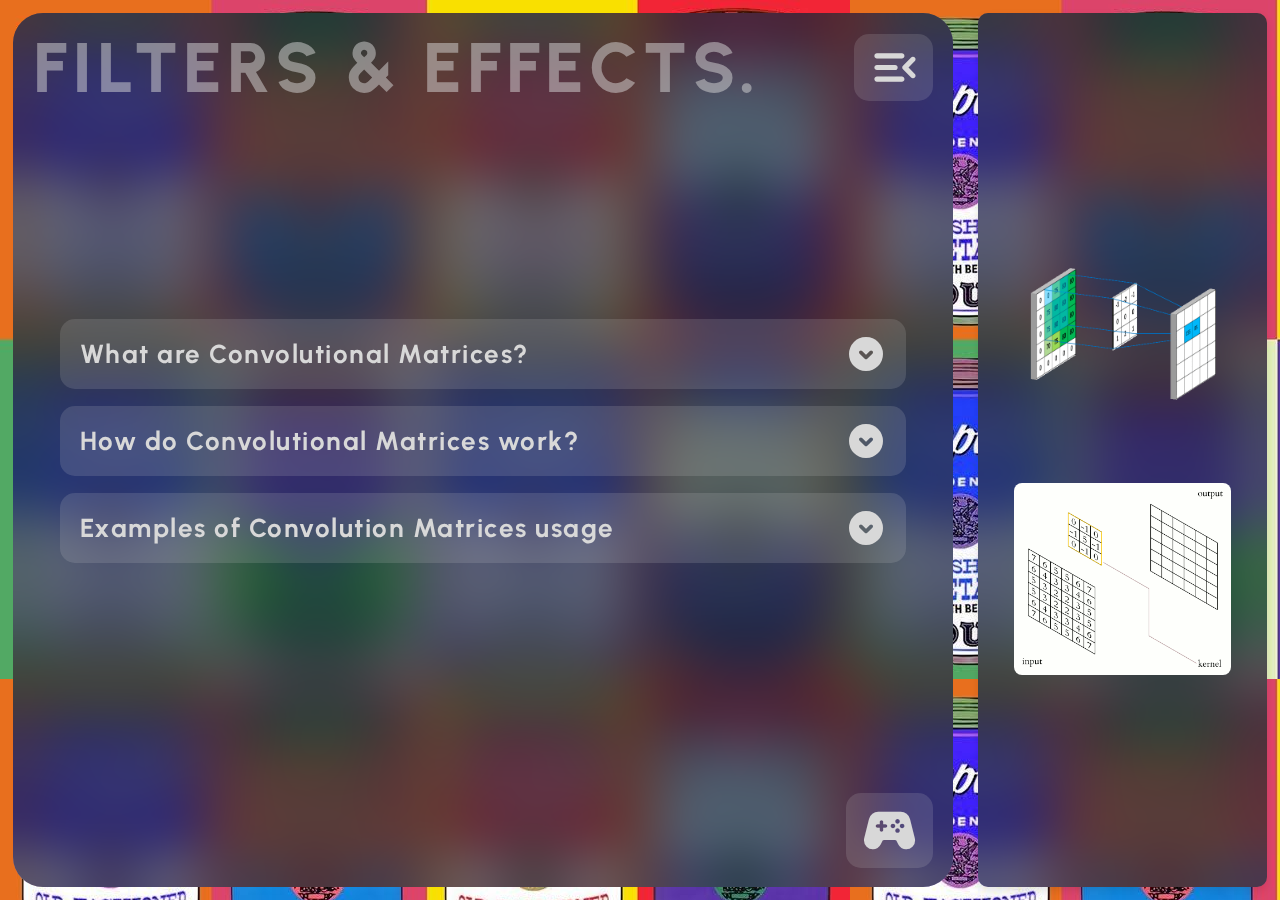
<file: source/html/theory_pages/filters.html>
<!DOCTYPE html>

<html lang="en">
    <!-- document head including metadata, icon for the browser tab, viewport settings, external resources (e.g. Google Fonts), ... -->
    <head>
        <meta charset="UTF-8"/>
        <meta name="viewport" content="width=device-width"/>

        <title> Filters & Effects | ScienTeens Lab | uni.lu </title>

        <!-- loads and sets ScienTeens icon in tabs and bookmarks in different browsers --> 
        <link rel="icon" sizes="any" href="../../../assets/images/scienteens_tab_icon.svg"/>
        <link rel="apple-touch-icon" type="image/svg+xml" sizes="any" href="../../../assets/images/scienteens_tab_icon.svg"/>
        <link rel="mask-icon" href="../../../assets/images/scienteens_tab_icon.svg"/>
        <!-- includes Urbanist font (Google Fonts) into document -->
        <link rel="preconnect" href="https://fonts.googleapis.com"/>
        <link rel="preconnect" href="https://fonts.gstatic.com" crossorigin/>    
        <link rel="stylesheet" href="https://fonts.googleapis.com/css2?family=Urbanist:ital,wght@0,100..900;1,100..900&display=swap"/>
        <!-- includes Material Symbols (Google Fonts) into document -->
        <link rel="stylesheet" href="https://fonts.googleapis.com/css2?family=Material+Symbols+Rounded:opsz,wght,FILL,GRAD@20..48,100..700,0..1,-50..200"/>
        <!-- custom stylesheet for filter theory page -->
        <link rel="stylesheet" href="../../css/theory_styling/filters.css"/>

        <script src="../../js_ts/theory_scripts/theory_accordion.js" defer> </script>
    </head>

    <!-- document body containing actually visible content of HTML document -->
    <body>
        <!-- top-level container for page layout -->
        <div class="layout-container">
            <!-- flexbox container for left glass card containing theory concepts -->
            <div class="glass-card theory-container">
                <!-- flexbox container for theory page heading and home button -->
                <div class="titlebar-container">
                    <h1 class="theory-title"> FILTERS & EFFECTS. </h1>

                    <a href="../main_page.html">
                        <button class="home-button">
                            <span class="material-symbols-rounded hamburger"> menu_open </span>
                            <span class="textual-info"> Back to Homebase </span>
                        </button>
                    </a>
                </div>

                <!-- unordered list of dynamic accordion dropdowns -->
                <ul class="dynamic-accordion">
                    <!-- dropdown 1 -->
                    <li>
                        <button class="concept-toggler"> 
                            What are Convolutional Matrices? 
                            <span class="material-symbols-rounded expand"> expand_circle_down </span>
                        </button>
                        
                        <div class="concept-panel">
                            <p>
                                As we already know, a digital image consists of many pixels. Now suppose you want to change this image to make it look blurrier,
                                sharper, or perhaps to highlight certain features. Convolutional matrices are tools used to achieve these effects. When you apply
                                a filter (like blur or sharpen), you're essentially applying a convolutional matrix to your image. The program does all the calculations
                                in the background, letting you see the effect almost instantly.
                            </p>
                        </div>
                    </li>

                    <!-- dropdown 2 -->
                    <li>
                        <button class="concept-toggler"> 
                            How do Convolutional Matrices work?
                            <span class="material-symbols-rounded expand"> expand_circle_down </span>
                         </button>

                         <div class="concept-panel">
                            <p>
                                Think of a convolutional matrix as a small grid (usually 3x3 or 5x5). This grid has numbers in it, which determine how the
                                image will change. This grid is placed over the image, aligning with pixels at different positions as it moves across the 
                                entire image.
                            </p>
                            <p>
                                For each position of the grid on the image, a calculation is made. Each pixel under the grid is multiplied by the corresponding
                                number in the grid. All these products are added together to give a new value for the pixel in the center of the grid.
                                By changing the numbers in the grid, you can control how the image is altered. For example, a certain grid might make the image 
                                blurrier, another might enhance edges.
                            </p>
                        </div>
                    </li>

                    <!-- dropdown 3 -->
                    <li>
                        <button class="concept-toggler"> 
                            Examples of Convolution Matrices usage
                            <span class="material-symbols-rounded expand"> expand_circle_down </span>
                        </button>

                        <div class="concept-panel">
                            <p>
                                Blur: A simple blur effect can be achieved using a matrix where all numbers are equal, because each pixel becomes a mix of itself
                                and its neighbors.
                            </p>
                            <p>
                                Sharpen: A sharpening matrix often has a high number in the center and negative numbers around it. This setup increases the contrast
                                between neighboring pixels, making the image look clearer.
                            </p>
                            <p>
                                Edge Detection: These matrices are designed to highlight large differences in color, which correspond to edges within the image. They 
                                can make lines and boundaries more apparent.
                            </p>
                        </div>
                    </li>

                    <!-- ... possibly more dropdowns ... -->
                </ul>

                <!-- flexbox container for "previous card" and "next card" buttons (or mini-game button if only one card) -->
                <div class="navbar-container">
                    <a href="../minigame_pages/filters.html">
                        <button class="enter-game-button">
                            <span class="material-symbols-rounded controller"> stadia_controller </span>
                            <span class="textual-info"> Enter Mini-Game </span>
                        </button>
                    </a>
                </div>
            </div>

            <!-- flexbox container for right glass card containing illustration of theory concepts -->
            <div class="glass-card illustration-container">
                <div class="illustration"><img class="image" src="../../../assets/images/Filters_GIF_1.gif" width="87%"></div>
                <div class="illustration"><img class="image" src="../../../assets/images/Filters_GIF_2.gif" width="87%"></div>
            </div>
        </div>
    </body>
</html>
</file>
<file: source/css/landing_page_styling.css>
*
{
    padding: 0;
    box-sizing: border-box;
    margin: 0;
}

.content-layout
{
    width: 100%;
    height: 100%;
    padding-top: 2%;
    padding-bottom: 5.5%;

    display: flex;
    flex-direction: row;
    justify-content: center;
    align-items: center;
}

.left-panel
{
    width: 19%;
    height: 100%;
}

.middle-panel
{
    width: 100%;
    height: 100%;
    padding-top: 1%;

    display: flex;
    flex-direction: column;
    justify-content: center;
    align-items: flex-end;
    gap: 10%;
}

.separation-line
{
    width: 1%;
    height: 100%;
    margin: 0% 3%;
    
    background-color: #90909040;
    border-radius: 10px;
}

.right-panel
{
    width: 10%;
    height: 100%;
    padding-right: 3%;

    display: flex;
    flex-direction: column;
    justify-content: center;
    align-items: center;
}

.static-text
{
    width: fit-content;
    height: fit-content;
    padding-top: 1%;
    padding-left: 3%;
    padding-right: 2%;
    padding-bottom: 1%;
    box-sizing: content-box;

    background-color: #90909040;
    backdrop-filter: blur(20px);
    border-radius: 20px;
    cursor: default;

    font-family: "Urbanist";
    font-size: 100px;
    font-weight: 800;
    letter-spacing: 10px;
    text-align: center;
    color: #D8D8D8;
}

.toggled-text
{
    position: relative;

    width: 100%;
    height: fit-content;

    display: flex;
    flex-direction: column;
    justify-content: flex-start;
    align-items: flex-end;
}

.toggled-text > .animated-heading
{
    width: fit-content;
    height: fit-content;

    background-color: #90909040;
    backdrop-filter: blur(20px);
    border-radius: 20px;
    cursor: default;
    opacity: 0;

    display: inline-block;
    position: absolute;

    text-align: center;
}

.toggled-text > h1:nth-child(1)
{
    position: relative;
    
    padding-top: 2%;
    padding-left: 3%;
    padding-right: 7%;
    padding-bottom: 2%;
    box-sizing: content-box;

    font-family: "Bungee Inline";
    font-size: 100px;
    font-weight: 400;
    letter-spacing: 10px;
    color: #6699CCFF;

    display: inline-flex;
    justify-content: flex-start;
    align-items: center;
    gap: 5%;

    animation-name: toggle;
    animation-duration: 15s;
    animation-timing-function: ease-in-out;
    animation-iteration-count: infinite;
    animation-fill-mode: forwards;
}

.toggled-text h1:nth-child(1) span.hub
{
    font-size: 110%;
    font-variation-settings: "FILL" 1, "wght" 600;
    color: #6699CCFF;
}

.toggled-text h1:nth-child(2)
{
    position: absolute;

    padding-top: 1%;
    padding-left: 3%;
    padding-right: 5%;
    padding-bottom: 1%;
    box-sizing: content-box;

    font-family: "Pacifico";
    font-size: 80px;
    font-weight: 400;
    letter-spacing: 12px;
    color: #933081FF;

    display: inline-flex;
    justify-content: flex-start;
    align-items: center;
    gap: 3%;

    animation-name: toggle;
    animation-duration: 15s;
    animation-timing-function: ease-in-out;
    animation-iteration-count: infinite;
    animation-fill-mode: forwards;
    animation-delay: 5s;
}

.toggled-text h1:nth-child(2) span.controller
{
    font-size: 150%;
    font-variation-settings: "FILL" 1;
    color: #933081FF;
}

.toggled-text h1:nth-child(3)
{
    position: absolute;

    width: fit-content;
    height: fit-content;
    padding-top: 2%;
    padding-left: 3%;
    padding-right: 5%;
    padding-bottom: 1%;
    box-sizing: content-box;

    animation-name: toggle;
    animation-duration: 15s;
    animation-timing-function: ease-in-out;
    animation-iteration-count: infinite;
    animation-fill-mode: forwards;
    animation-delay: 10s;

    display: inline-flex;
    flex-direction: row;
    justify-content: flex-start;
    align-items: center;
}

.toggled-text h1:nth-child(3) div:nth-child(1)
{
    width: fit-content;
    height: fit-content;

    font-family: "Gugi";
    font-size: 90px;
    font-weight: 400;
    letter-spacing: 12px;
    color: #C21807FF;
}

.toggled-text h1:nth-child(3) div:nth-child(2)
{
    width: fit-content;
    height: fit-content;

    font-family: "Gugi";
    font-size: 70px;
    font-weight: 400;
    letter-spacing: 12px;
    color: #FFFFFFFF;
}

.toggled-text h1:nth-child(3) div:nth-child(3)
{
    width: fit-content;
    height: fit-content;

    font-family: "Gugi";
    font-size: 90px;
    font-weight: 400;
    letter-spacing: 12px;
    color: #2388D1FF;

    display: inline-flex;
    justify-content: flex-start;
    gap: 3%;
}

.toggled-text h1:nth-child(3) div span.student
{
    font-size: 130%;
    font-variation-settings: "FILL" 1;
    color: #2388D1FF;
    background: linear-gradient(to left top, #C21807FF, #2388D1FF);
    background-clip: text;
    -webkit-text-fill-color: transparent;
}

@keyframes toggle 
{
	0%
    {
		top: -80px;
		transform: rotateX(-90deg);
	}
	11%
    {
		top: 10px;
		transform: rotateX(0deg);
		opacity: 1;
	}
	22%
    {
		top: -10px;
		transform: rotateX(0deg);
		opacity: 1;
	}
	33%
    {
		top: 30px;
		transform: rotateX(+30deg);
		opacity: 0;
	}
}

.enter
{   
    text-align: center;
    text-decoration: none;
    font-size: 100px;
    font-variation-settings: "FILL" 0, "wght" 600;
    color: #D8D8D8;
    transform: rotateZ(90deg);

    animation-name: pulseExpand;
    animation-duration: 2.5s;
    animation-timing-function: ease-in-out;
    animation-iteration-count: infinite;
    animation-delay: 6s;

    border-radius: 50%;
    border: none;
}

.enter:hover
{
    animation: none;
    font-variation-settings: "FILL" 1, "wght" 600;
    transform: scale(1.2) rotateZ(90deg);
    transition: all 0.4s ease-in-out 0.1s;
}

@keyframes pulseExpand
{
    0%
    {
        box-shadow: 0 0 0 0 #90909040;
        background-color: #90909040;
    }
    75%
    {
        box-shadow: 0 0 8px 15px #90909040;
        background-color: #90909040;
    }
    100%
    {
        box-shadow: 0 0 0 0 #90909040;
        background-color: #90909040;
    }
}
</file>
<file: source/css/background_animation.css>
*
{
    padding: 0;
    box-sizing: border-box;
    margin: 0;
}

body
{
    width: 100%;
    height: 100%;

    background: #191c38;
}

.background-animation-container
{
    width: 100%;
    height: 100vh;

    overflow: hidden;
}

.particles
{
    display: flex;
}

.particles span
{
    position: relative;
    bottom: 30px;

    width: 30px;
    height: 30px;

    lighting-color: aliceblue;
    background: #0095ff;
    box-shadow:
            inset 25px 0  10px #0f95c5,
            inset 0 15px  1px #187aad,
            inset 5px 0  10px #12718d,
            inset 0  10px 10px #bbc7ef,
            inset 15px 0  10px #95d2f1,
            0 0  10px #005786,
            0 0 50px #008ab9,
            -100px 0 #005786,
            1000px 0 #a800a3;
    border-radius: 50%;

    animation: animate 100s cubic-bezier(0.1,0.2,0.5,0.7) infinite;
    animation-duration: calc(750s / var(--i));
}

.particles span:nth-child(even)
{
    box-shadow: 0 0 0 10px #9A0064,
    0 0 50px mediumvioletred,
    -100px 0 #93005B,
    100px 0 mediumvioletred;
}

@keyframes animate 
{
    0%
    {
       transform: translateY(120vh) scale(1) rotate(200deg);
    }
    10%
    {
        transform: translateY(100vh) scale(1) rotate(110deg);
    }
    100%
    {
        transform: translateY(-50vh) scale(0.5) rotate(880deg);
    }
}
</file>
<file: source/css/main_page_styling.css>
* 
{
    padding: 0;
    box-sizing: border-box;
    margin: 0;
}

body 
{
    min-height: 100vh;

    background: #191C38;

    display: flex;
    justify-content: center;
    align-items: center;
}

.background-animation-container 
{
    position: relative;

    width: 100%;
    height: 100vh;
}

.particles 
{
    position: absolute;
    top: 0;
    left: 0;
    right: 0;
    bottom: 0;

    z-index: 0;
}

.left-panel 
{
    position: absolute;
    top: 5%;
    left: 10%;

    width: 35%;
    height: 95%;
    padding: 20px;

    background: linear-gradient(160deg, #FFFFFF26, #9999990D);
    backdrop-filter: blur(20px);

    border-radius: 20px 20px 0 0;
    overflow-y: auto;  
    scrollbar-width: none;   
}

.right-panel 
{
    position: absolute;
    top: 20%;
    right: 10%;

    width: 30%;
    height: 50%;
    padding: 20px;
}

h1 
{
    padding: 0;
    margin-top: 0;
    margin-left: 0;
    margin-right: 0;
    margin-bottom: 50px;

    cursor: default;

    text-align: left;
    font-family: "Urbanist";
    font-size: 6.25em;
    font-weight: 800;
    letter-spacing: 5px;
    color: #D8D8D85D;
}

p 
{
    padding: 0;
    margin-top: 0;
    margin-left: 0;
    margin-right: 0;
    margin-top: 20px;

    cursor: default;

    text-align: justify;
    font-family: "Urbanist";
    font-size: 1.75em;
    font-weight: normal;
    letter-spacing: 1px;
    color:#D8D8D8;
}

.topic-link 
{
    padding-top: 20px;
    
    text-decoration: none;
    color: inherit;
    
    display: block;
}

.topic-block 
{
    position: relative;

    width: 90%;
    height: auto;
    margin-left: auto;
    margin-right: auto;
    margin-bottom: 20px;
    
    transition: transform 0.5s ease, box-shadow 0.5s ease;
}

.topic-block:hover 
{
    border-radius: 20px; 
    box-shadow: 0px 0px 20px #D8D8D8;

    transform: scale(1.1);
}

.topic-image 
{
    width: 100%;
    height: 45vh;
    object-fit: cover; 

    border-radius: 20px;

    display: block;
}

.topic-title 
{
    position: absolute;
    bottom: 10px;
    right: 10px;

    width: fit-content;
    padding: 15px 20px;
    margin: 0;
    
    text-align: left;
    font-family: "Urbanist";
    font-weight: normal;
    font-size: 2em;
    color :#D8D8D8;
    
    background-color: #000000B3;
    border-radius: 15px;
    z-index: 10;        /* ensures title label is above image */

    transition: background-color 0.3s ease-in-out;

    display: flex;
    justify-content: flex-end;
}

.topic-block:hover .topic-title 
{
    background-color: #AAAAAAA6;   
}
</file>
<file: source/css/minigame_styling/bezier.css>
html,body
{
	width: 100%;
	height: 100%;
	padding: 0;
	box-sizing: border-box;
	margin: 0;
}

.layout-container
{
	width: 100%;
	height: 100%;
	padding-top: 0;
	padding-left: 2%;
	padding-right: 2%;
	padding-bottom: 0;
	box-sizing: border-box;
	margin: 0;

	background-image: url("../../../assets/images/bezier_page_background.png");
	background-repeat: repeat;
	background-attachment: fixed;

	display: flex;
	flex-direction: column;
	justify-content: space-between;
	align-items: center;
}

.header
{
	width: 100%;
	height: fit-content;
	padding: 0;
	box-sizing: border-box;
	margin: 0;

	display: flex;
	flex-direction: row;
	justify-content: space-between;
	align-items: flex-start;
}

.mission-description
{
	width: min-content;
	height: fit-content;

	display: flex;
	flex-direction: column;
	justify-content: flex-start;
	align-items: flex-start;
}

.description-toggler
{
	width: fit-content;
	height: fit-content;
	padding: 25px;
	box-sizing: border-box;
	margin: 0;

	background-color: #0F192D99;
	backdrop-filter: blur(30px);
	border-radius: 0 0 20px 20px;
	border-style: none;
	cursor: pointer;

	text-align: left;
	white-space: nowrap;
    font-family: "Urbanist";
    font-weight: 800;
    font-size: 30px;
    letter-spacing: 2px;
    color: #D8D8D8FF;

	transition: background-color 0.5s ease-in-out;

    display: flex;
    flex-direction: row;
    justify-content: space-between;
    align-items: center;
}

.description-toggler:hover
{
	background-color: #D8D8D820;
}

.material-symbols-rounded 
{
    font-variation-settings:
    "FILL" 1,
    "wght" 600,
    "GRAD" 0,
    'opsz' 24;
    color: #D8D8D8FF;
}

.description-toggler span.expand
{
	padding: 0;
	margin-left: 100px;

	font-size: 44px;
	transition: transform 1s ease-in-out;
}

.description-toggler.opened span.expand
{
	transform: rotateZ(180deg);	
}

.description-panel
{
	width: 175%;
	height: fit-content;
	max-height: 0;			/* dynamically computed via script (upon click event), not visible at first */
	padding: 0;
	box-sizing: border-box;
	margin: 3% 0;

	background-color: #0F192D99;
	backdrop-filter: blur(30px);
	border-radius: 20px;
	overflow: hidden;
	transition: max-height 1s ease-in-out;

	display: flex;
	flex-direction: row;
	justify-content: flex-start;
	align-items: flex-start;
}

.description-panel p
{
	width: 100%;
	height: fit-content;
	padding: 40px;
	box-sizing: border-box;
	margin: 0;

	text-align: justify;
    font-family: "Urbanist";
    font-weight: normal;
    font-size: 22px;
    letter-spacing: 1.5px;
	line-height: 30px;
    color: #D8D8D8FF;
}

.navigation-section
{
	width: fit-content;
	height: fit-content;
	padding: 20px;
	box-sizing: border-box;
	margin: 0;

	background-color: #0F192D99;
	backdrop-filter: blur(30px);
	border-radius: 0 0 20px 20px;
	border-style: none;
	cursor: default;

	display: flex;
	flex-direction: row;
	justify-content: space-between;
	align-items: center;
	column-gap: 30px;
}

a
{
	text-decoration: none;
}

.theory-button
{
    width: fit-content;
    height: fit-content;
    padding: 2px 0;
    box-sizing: border-box;
    margin: 0;

    background: none;    		/* will be modified while hovering over navigation section area */
    border-radius: 15px;
    border-style: none;
    cursor: pointer;

    display: flex;
    flex-direction: row;
    justify-content: space-between;
    align-items: center;
    
    overflow: hidden;
    transition: background-color 0.5s ease-in-out 0.2s;
}

span.book
{
	padding-top: 4px;
	padding-left: 0;
    font-size: 46px;

    transition: color 0.2s ease-in-out 0.2s; padding-left: 0.7s ease-in-out 0.2s;
}

.theory-button > span.textual-info
{
    max-width: 0;                   /* will be modified while hovering over navigation section area */
    height: fit-content;
	padding: 0;
    box-sizing: border-box;
    margin: 0;

    text-align: center;
    white-space: nowrap;
    font-family: "Urbanist";
    font-weight: 800;
    font-size: 26px;
    letter-spacing: 0.75px;
    color: #0F192DC5;
    opacity: 0;                     /* will be modified while hovering over navigation section area */

    transition: max-width 0.9s ease-in-out 0.2s, padding-left 0.7s ease-in-out 0.2s, padding-right 0.7s ease-in-out 0.2s, opacity 0.2s ease-in-out 0.2s;
}

.home-button
{
    width: fit-content;
    height: fit-content;
	padding: 2px 0;
    box-sizing: border-box;
	margin: 0;

    background: none;    		/* will be modified while hovering over navigation section area */
    border-radius: 15px;
    border-style: none;
    cursor: pointer;

    display: flex;
    flex-direction: row;
    justify-content: space-between;
    align-items: center;
    
    overflow: hidden;
    transition: background-color 0.5s ease-in-out 0.2s;
}

span.hamburger
{
	padding-left: 0;
	padding-right: 2px;
    font-size: 50px;

    transition: color 0.2s ease-in-out 0.2s; padding-left: 0.7s ease-in-out 0.2s;
}

.home-button > span.textual-info
{
    max-width: 0;                   /* will be modified while hovering over navigation section area */
    height: fit-content;
	padding: 0;
    box-sizing: border-box;
    margin: 0;

    text-align: center;
    white-space: nowrap;
    font-family: "Urbanist";
    font-weight: 800;
    font-size: 26px;
    letter-spacing: 0.75px;
    color: #0F192DC5;
    opacity: 0;                     /* will be modified while hovering over navigation section area */

    transition: max-width 0.9s ease-in-out 0.2s, padding-left 0.7s ease-in-out 0.2s, padding-right 0.7s ease-in-out 0.2s, opacity 0.2s ease-in-out 0.2s;
}

.navigation-section:hover
{
	/* transitions on home page button when hovering over navigation section area */
	.home-button
	{
		background-color: #D8D8D8FF;
	}
    
    span.hamburger
    {
		padding-left: 10px;
        color: #0F192DC5;
    }

    .home-button span.textual-info
    {
        max-width: 300px;
        padding-left: 13px;
        padding-right: 13px;
        opacity: 1;
    }

	/* transitions on theory page button when hovering over navigation section area */
	.theory-button
	{
		background-color: #D8D8D8FF;
	}
    
    span.book
    {
		padding-left: 10px;
        color: #0F192DC5;
    }

    .theory-button span.textual-info
    {
        max-width: 300px;
        padding-left: 17px;
        padding-right: 12px;
        opacity: 1;
    }
}

.game-container
{
	width: 100%;
	height: 86%;
	padding: 0;
	box-sizing: border-box;
	margin: 0;

	background-color: #0F192D99;
    backdrop-filter: blur(30px);
    border-radius: 20px 20px 0 0;

	display: flex;
	flex-direction: row;
	justify-content: flex-start;
	align-items: center;
}

#playground
{
	width: 84%;
	height: 93%;
}

.game-status
{
	width: 16%;
	height: 100%;
	padding-top: 2%;
	padding-left: 1%;
	padding-right: 2%;
	padding-bottom: 2%;
	box-sizing: border-box;
	margin: 0;

	display: flex;
	flex-direction: column;
	justify-content: space-between;
	align-items: center;
	gap: 5%;
}


.gamecard
{
	width: 100%;
	height: 100%;
	padding: 0;
	box-sizing: border-box;
	margin: 0;

	border-radius: 20px;

	transition: background-colour 0.3s ease-in-out, box-shadow 0.3s ease-in-out;

	display: flex;
	flex-direction: column;
	justify-content: space-evenly;
	align-items: center;
}

.gamecard.failure
{
	background-color: #C91438FF;
	box-shadow: 0 0 12px 2px #C91438FF;

	animation: failureWiggle 0.5s ease-in-out;
}

.gamecard.success
{
	background-color: #44A3C1FF;
	box-shadow: 0 0 12px 2px #44A3C1FF;

	animation: successWiggle 0.5s ease-in-out;
}

.gamecard > h1
{
	width: fit-content;
	height: fit-content;
	padding: 0;
	box-sizing: border-box;
	margin: 0;

	text-align: center;
    white-space: nowrap;
    font-family: "Urbanist";
    font-weight: 1000;
    font-size: 40px;
    letter-spacing: 2px;
    color: #0F192DC5;
	cursor: default;
}

.gamecard > .status-icons
{
	position: relative;

	display: flex;
	flex-direction: column;
	justify-content: center;
	align-items: center;
}

.gamecard .status-icon
{
	width: fit-content;
	height: fit-content;
	padding: 12px;
	box-sizing: content-box;
	margin: 0;

	background-color: #0F192DC5;
	border-radius: 50%;
	border-style: none;
	cursor: default;

	font-size: 54px;
}

.status-icon.cancelled
{
	position: relative;

	color: #C91438FF;
}

.status-icon.checked
{
	position: absolute;

	color: #44A3C1FF;
	opacity: 0;
}

.gamecard.success .status-icon.checked
{
	opacity: 1;
}

.gamecard.success .status-icon.cancelled
{
	opacity: 0;
}

@keyframes failureWiggle
{
	from
	{
		transform: scale3d(0.8, 0.8, 0.8);
	}
	25%
	{
		transform: scale3d(1.1, 1.1, 1.1);
	}
	50%
	{
		transform: scale3d(0.9, 0.9, 0.9);
	}
	75%
	{
		transform: scale3d(1.05, 1.05, 1.05);
	}
	to
	{
		transform: scale3d(1, 1, 1);
	}
}

@keyframes successWiggle
{
	from
	{
		transform: scale3d(0.8, 0.8, 0.8);
	}
	25%
	{
		transform: scale3d(1.1, 1.1, 1.1);
	}
	50%
	{
		transform: scale3d(0.9, 0.9, 0.9);
	}
	75%
	{
		transform: scale3d(1.05, 1.05, 1.05);
	}
	to
	{
		transform: scale3d(1, 1, 1);
	}
}

.modal-overlay
{
	position: fixed;
	left: 0;
	top: 0;

	width: 100%;
	height: 100%;
	padding: 0;
	box-sizing: border-box;
	margin: 0;

	background-color: #090F1B9C;
	backdrop-filter: blur(10px);

	display: flex;
	flex-direction: column;
	justify-content: center;
	align-items: center;

	visibility: hidden;
	overflow: hidden;
}

.modal-overlay.active
{
	visibility: visible;
}

.modal-box
{
	width: 60%;
	height: 60%;
	padding: 20px 60px;
	box-sizing: border-box;
	margin: 0;

	display: flex;
	flex-direction: column;
	justify-content: space-evenly;
	align-items: center;
	gap: 20px;

	background-color: #2F3136DB;
	backdrop-filter: blur(30px);
	border-radius: 30px;
}

.modal-box .congrats-heading
{
	width: fit-content;
	height: fit-content;
	padding: 0;
	box-sizing: border-box;
	margin: 0;

	text-align: center;
    font-family: "Urbanist";
    font-weight: 800;
    font-size: 42px;
    letter-spacing: 2px;
    color: #D8D8D8FF;

	cursor: default;
}

.modal-box p
{
	width: fit-content;
	height: fit-content;
	padding: 0;
	box-sizing: border-box;
	margin: 0;

	text-align: justify;
    font-family: "Urbanist";
    font-weight: 800;
    font-size: 26px;
    letter-spacing: 2px;
    color: #D8D8D8FF;

	cursor: default;
}

.game-end-button
{
    width: fit-content;
    height: fit-content;
	padding: 10px 30px;
    box-sizing: border-box;
	margin: 0;

	background-color: #D8D8D8FF;
    border-radius: 15px;
    border-style: none;
    cursor: pointer;

    display: flex;
    flex-direction: row;
    justify-content: center;
    align-items: center;
}

.game-end-button span.textual-info
{
	width: fit-content;
    height: fit-content;
	padding: 0;
    box-sizing: border-box;
    margin: 0;

    text-align: center;
    white-space: nowrap;
    font-family: "Urbanist";
    font-weight: 800;
    font-size: 40px;
    letter-spacing: 2px;
    color: #2F3136DB;                    
}
</file>
<file: source/css/minigame_styling/colour.css>
body,html 
{
  width: 100%;
  height: 100%;
  padding: 0;
  box-sizing: border-box;
  margin: 0;

  font-family: "Urbanist";
  background: url(../../../assets/images/colour_card_thumbnail.webp) lightgray 50% / cover no-repeat;
}

.container 
{
  position: relative;
  width: 100%;
  height: 100vh;
}

.header 
{
  height: fit-content;
  display: flex;
  justify-content: space-between;
  align-items: flex-start;
}



.main-panel 
{
  top: 13.5%;
  left: 2%;
  right: 2%;
  width: 96%;
  height: 86.5%;

  position: absolute;

  display: flex;
  flex-direction: column;
  align-items: center;
  justify-content: center;

  border-radius: 40px 40px 0px 0px;
  background: rgba(12, 25, 43, 0.60);
  backdrop-filter: blur(30px);
}

/* Dropdown menu styling */
.mission-description 
{
  border: none;

  max-height: 11%;
  overflow: hidden;
  transition: max-height 0.8s ease;
  left: 2%;
  width: 35%;
  position: absolute;
  
  /* z-index heps to show the dropdown menu on top of the main panel */
  z-index: 1;

  border-radius: 0px 0px 32px 32px;
  background: rgba(12, 25, 43, 0.60);
  backdrop-filter: blur(24px);

  transition: all 0.5s ease;
}

/* Change the height and background color of the expanded mission description */
.mission-description-expanded {
  background: rgba(217, 217, 217, 0.25);
  backdrop-filter: blur(30px);
}

/* Ruler is hidden by default */
.mission-description-expanded .ruler {
  opacity: 100;
}

/*The text is invisible by default */
.mission-description-expanded .mission-description-text {
  opacity: 100;
}

/* Rotate the button */
.mission-description-expanded .dropdown_button {
  transform: rotateZ(180deg);
}


.dropdown_button {
  background: none;
  border: none;
  transition: transform 0.5s ease;
  cursor: pointer;
  display: flex;
  justify-content: center;
  align-items: center;
}

.dropdown_button span.expand {
  font-size: 42px;
}

.material-symbols-rounded 
{
    font-variation-settings:
    "FILL" 1,
    "wght" 400,
    "GRAD" 0,
    'opsz' 24;
    color: #D9D9D9;
}

.ruler {
  width: 90%;

  margin-left: 4.8%;
  margin-top: 1%;


  opacity: 0;
  transition: opacity 0.5s ease;
  height: 4.5px;
  background: white;
}

.mission-description-text {
  opacity: 0;
  transition: opacity 0.5s ease;

  align-self: stretch;
  margin-top: 3%;
  margin-left: 5%;
  margin-right: 5%;
  margin-bottom: 3.5%;
  color: #FFF;
  font-family: "Urbanist";
  font-size: 24px;
  font-style: normal;
  font-weight: 400;
  line-height: normal;
  letter-spacing: 1.8px;
}

.mission-description:hover {
  background: rgba(217, 217, 217, 0.25);
}

.dropdown_headline {
  display: flex;
  height: 80px;
  
  margin-left: 5%;
  margin-right: 5%;
  align-items: center;
  align-self: stretch;

  cursor: pointer;
}

.dropdown_text {
  display: flex;
  flex-direction: column;
  justify-content: center;
  flex: 1 0 0;

  color: #D9D9D9;
  font-family: "Urbanist";
  font-size: 28px;
  font-style: normal;
  font-weight: 800;
  line-height: normal;
  letter-spacing: 0.5px;

}


 .navigation-section
 {
  width: fit-content;
  height: fit-content;
 
  padding: 20px;
  box-sizing: border-box;
  
  position: absolute;
  right: 2%;
  height: 11%;
 
   background-color: #0F192D99;
   backdrop-filter: blur(30px);
   border-radius: 0 0 20px 20px;
   border-style: none;
   cursor: default;
 
   display: flex;
   flex-direction: row;
   justify-content: space-between;
   align-items: center;
   column-gap: 30px;
 }
 
 a
 {
   text-decoration: none;
 }
 
 .theory-button
 {
     width: fit-content;
     height: fit-content;
     padding: 2px 0;
     box-sizing: border-box;
     margin: 0;
 
     background: none;    		/* will be modified while hovering over navigation section area */
     border-radius: 15px;
     border-style: none;
     cursor: pointer;
 
     display: flex;
     flex-direction: row;
     justify-content: space-between;
     align-items: center;
     
     overflow: hidden;
     transition: background-color 0.5s ease-in-out 0.2s;
 }
 
 span.book
 {
   padding-top: 4px;
   padding-left: 0;
     font-size: 46px;
 
     transition: color 0.2s ease-in-out 0.2s; padding-left: 0.7s ease-in-out 0.2s;
 }
 
 .theory-button > span.textual-info
 {
     max-width: 0;                   /* will be modified while hovering over navigation section area */
     height: fit-content;
   padding: 0;
     box-sizing: border-box;
     margin: 0;
 
     text-align: center;
     white-space: nowrap;
     font-family: "Urbanist";
     font-weight: 800;
     font-size: 26px;
     letter-spacing: 0.75px;
     color: #0F192DC5;
     opacity: 0;                     /* will be modified while hovering over navigation section area */
 
     transition: max-width 0.9s ease-in-out 0.2s, padding-left 0.7s ease-in-out 0.2s, padding-right 0.7s ease-in-out 0.2s, opacity 0.2s ease-in-out 0.2s;
 }
 
 .home-button
 {
     width: fit-content;
     height: fit-content;
   padding: 2px 0;
     box-sizing: border-box;
   margin: 0;
 
     background: none;    		/* will be modified while hovering over navigation section area */
     border-radius: 15px;
     border-style: none;
     cursor: pointer;
 
     display: flex;
     flex-direction: row;
     justify-content: space-between;
     align-items: center;
     
     overflow: hidden;
     transition: background-color 0.5s ease-in-out 0.2s;
 }
 
 span.hamburger
 {
   padding-left: 0;
   padding-right: 2px;
     font-size: 50px;
 
     transition: color 0.2s ease-in-out 0.2s; padding-left: 0.7s ease-in-out 0.2s;
 }
 
 .home-button > span.textual-info
 {
     max-width: 0;                   /* will be modified while hovering over navigation section area */
     height: fit-content;
   padding: 0;
     box-sizing: border-box;
     margin: 0;
 
     text-align: center;
     white-space: nowrap;
     font-family: "Urbanist";
     font-weight: 800;
     font-size: 26px;
     letter-spacing: 0.75px;
     color: #0F192DC5;
     opacity: 0;                     /* will be modified while hovering over navigation section area */
 
     transition: max-width 0.9s ease-in-out 0.2s, padding-left 0.7s ease-in-out 0.2s, padding-right 0.7s ease-in-out 0.2s, opacity 0.2s ease-in-out 0.2s;
 }
 
 .navigation-section:hover
 {
   /* transitions on home page button when hovering over navigation section area */
   .home-button
   {
     background-color: #D8D8D8FF;
   }
     
     span.hamburger
     {
     padding-left: 10px;
         color: #0F192DC5;
     }
 
     .home-button span.textual-info
     {
         max-width: 300px;
         padding-left: 13px;
         padding-right: 13px;
         opacity: 1;
     }
 
   /* transitions on theory page button when hovering over navigation section area */
   .theory-button
   {
     background-color: #D8D8D8FF;
   }
     
     span.book
     {
     padding-left: 10px;
         color: #0F192DC5;
     }
 
     .theory-button span.textual-info
     {
         max-width: 300px;
         padding-left: 17px;
         padding-right: 12px;
         opacity: 1;
     }
 }
</file>
<file: source/css/minigame_styling/colour_game_content.css>
.minigame_container {
    height: 90%;
    width: 95%;

    display: flex;
    justify-content: space-between;
    align-items: center;
    gap: 2.5%;

}





/* Target Color and Mixture Color: */
.color_container {
    height: 100%;
    width: 100%;

    display: flex;
    align-items: center;
    justify-content: center;

    flex: 1;

    color: white;
    border-radius: 41.994px;
    background: rgba(217, 217, 217, 0.20);
}

.color_container_layout {
    height: 95%;
    width: 95%;

    display: flex;
    align-items: center;
    justify-content: space-between;
    flex-direction: column;

}

.target_color {
    height: 50%;
    width: 100%;

    display: flex;
    align-items: center;
    justify-content: flex-end;
    flex-direction: column;

    gap: 3%;

    font-size: 30px;

    border-top-left-radius: 41.994px;
    border-top-right-radius: 41.994px;
    /* background: rgba(20, 19, 19, 0.2); */


}

.mixture_color {
    height: 50%;
    width: 100%;

    display: flex;
    align-items: center;
    justify-content: flex-start;
    flex-direction: column;

    font-size: 30px;
    gap: 3%;

    border-bottom-left-radius: 41.994px;
    border-bottom-right-radius: 41.994px;
    /* background: rgba(20, 19, 19, 0.2); */

}

.color_box_target {
    height: 80%;
    width: 80%;

    border-top-left-radius: 41.994px;
    border-top-right-radius: 41.994px;
}

.mixture_box_color {
    height: 80%;
    width: 80%;


    border-bottom-left-radius: 41.994px;
    border-bottom-right-radius: 41.994px;
    background: rgba(255, 255, 255, 0);
}







.sliders-input_fields {
    height: 100%;
    width: 100%;

    display: flex;
    align-items: center;
    justify-content: center;

    flex: 2;

    color: white;
    border-radius: 41.994px;
    background: rgba(217, 217, 217, 0.20);

}

.sliders-input_fields_layout {
    height: 95%;
    width: 95%;
    display: flex;
    align-items: center;
    justify-content: space-between;
    flex-direction: column;

    gap: 2.5%;
}

.sliders_layout {
    height: 80%;
    width: 100%;

    display: flex;
    align-items: center;
    justify-content: center;

    border-radius: 41.994px;
    /* background: rgba(20, 19, 19, 0.2); */


}

.slider_container {
    display: flex;
    flex-direction: column;
    height: 95%;
    width: 95%;
    align-items: center;
    justify-content: center;

    gap: 15%;


}



.color_label {
    width: 100%;
    font-size: 20px;
}

.slider {
    -webkit-appearance: none;
    width: 100%;
    height: 8px;
    border-radius: 5px;
    background: #D9D9D9;
    outline: none;
    opacity: 0.7;
    -webkit-transition: .2s;
    transition: opacity .2s;
}

.slider:hover {
    opacity: 1;

}

.slider::-webkit-slider-thumb {
    -webkit-appearance: none;
    appearance: none;
    width: 27px;
    height: 27px;
    border-radius: 50%;
    cursor: pointer;
}

.slider::-moz-range-thumb {
    width: 27px;
    height: 27px;
    border-radius: 50%;
    cursor: pointer;
    border: none;
}

.slider-alpha::-webkit-slider-thumb {
    background: white;
}

.slider-alpha::-moz-range-thumb {
    background: white;
}

/* Red Slider */
.slider-red::-webkit-slider-thumb {
    background: #dd1600;
}

.slider-red::-moz-range-thumb {
    background: #dd1600;
}

/* Green Slider */
.slider-green::-webkit-slider-thumb {
    background: #10c200;
}

.slider-green::-moz-range-thumb {
    background: #10c200;
}

/* Blue Slider */
.slider-blue::-webkit-slider-thumb {
    background: #1100ff;
}

.slider-blue::-moz-range-thumb {
    background: #1100ff;
}





/* HEX values: */

.input_fields {
    height: 20%;
    width: 100%;

    display: flex;
    align-items: center;
    justify-content: center;

    border-radius: 41.994px;
    /* background: rgba(20, 19, 19, 0.2); */


}


.input_fields_cover {
    position: absolute;
    top: 75%;
    left: 27.95%;
    width: 44%;
    height: 17.5%;
    backdrop-filter: blur(20px);
    background-color: rgba(50, 50, 50, 0.384);
    /* Semi-transparent cover */
    z-index: 2;
    /* Ensure it covers the inputs */
    border-radius: 41.994px;
    /* Match the border radius of the input_fields */
    display: flex;
    justify-content: center;
    align-items: center;
    color: white;
    font-size: 24px;
    opacity: 1;
    font-family: "Urbanist", sans-serif;
    transition: all 1s ease;
    /* Smooth transition for opacity */
}


.input_fields.blocked .input_fields_cover {
    opacity: 1;
    /* Visible when blocked */
}

.input_fields.unblocked .input_fields_cover {
    opacity: 0;
    /* Hide when unblocked */
    pointer-events: none;
    /* Ensures inputs can be interacted with when cover is invisible */
}




.HEX_inputs_container {
    height: 95%;
    width: 98%;

    display: flex;
    align-items: center;
    justify-content: space-between;
    flex-direction: row;

    gap: 1%;

    color: white;

    border-radius: 41.994px;
    /* background: rgba(8, 8, 8, 0.2); */
}

.HEX_input_container {
    height: 95%;
    width: 20%;

    display: flex;
    align-items: center;
    justify-content: center;

    color: white;
    border-radius: 41.994px;
    /* background: rgba(15, 15, 15, 0.2);  */
}


.HEX_input {

    height: 70%;
    width: 85%;
    /* background: rgba(217, 217, 217, 0.20);  */
    background: rgba(15, 15, 15, 0.2);
    /* border: 8.5px solid rgba(217, 217, 217, 0.60);  */
    border: 8.5px solid rgba(217, 217, 217, 0.75);
    border-radius: 16.451px;

    display: flex;
    align-items: center;
    justify-content: center;


    font-family: "Urbanist";
    color: white;
    text-align: center;
    letter-spacing: 4px;
    font-weight: 700;
    font-size: 30px;
    outline: none;
    /* Removes the outline to make it more like the image */

    transition: border-color 0.3s ease-in-out;
    /* Smooth transition for color change */
}


.passedHex {
    position: absolute;
    top: -15%;
    right: -15%;
    display: none;
}

.failedHex {
    position: absolute;
    top: -15%;
    right: -15%;
    display: none;
}

.HEX_input_container[data-tooltip]:hover::after {
    content: attr(data-tooltip);
    position: absolute;
    top: -5%;
    left: 105%;
    background: #333;
    color: #fff;
    padding: 5px 10px;
    border-radius: 4px;
    font-size: 14px;
    z-index: 10;
    white-space: nowrap;
}

.material-symbols-rounded.help {
    cursor: help;
    position: absolute;
    top: 9.2%;
    left: 21%;
    font-size: 37.5px;
}


.material-symbols-rounded.help[data-tooltip]:hover::after {
    content: attr(data-tooltip);
    position: absolute;
    top: -105%;
    left: 0%;
    background: #333;
    color: #fff;
    padding: 5px 10px;
    border-radius: 4px;
    font-size: 16px;
    z-index: 10;
    font-family: 'Urbanist', sans-serif;
    white-space: nowrap;
}


.HEX_input_container {
    position: relative;
    display: inline-block;
}





.hex_button_container.tooltip_yes[data-tooltip]:hover::after {
    content: attr(data-tooltip);
    position: absolute;
    top: -5%;
    transform: translateX(-50%);
    background: #333;
    color: #fff;
    padding: 5px 10px;
    border-radius: 4px;
    font-size: 14px;
    z-index: 10;
    white-space: nowrap;
}


.hex_button_container {
    position: relative;
    display: inline-block;
}




/* Rightmost panel: */

.RGB-HEX {
    height: 100%;
    width: 100%;

    display: flex;
    align-items: center;
    justify-content: center;

    flex: 1;

    color: white;
    border-radius: 41.994px;
    background: rgba(217, 217, 217, 0.20);

}


.RGB-HEX_layout {
    height: 95%;
    width: 95%;

    display: flex;
    align-items: center;
    justify-content: space-between;
    flex-direction: column;

    gap: 2.5%;

}

.RGB_container {
    height: 80%;
    width: 100%;

    display: flex;
    align-items: center;
    justify-content: space-between;
    flex-direction: row;

    gap: 2.5%;

    border-radius: 41.994px;
    /* background: rgba(20, 19, 19, 0.2); */

}



.color_values_container {
    height: 100%;
    width: 50%;

    display: flex;
    align-items: center;
    justify-content: space-between;
    flex-direction: column;

    gap: 1%;

    border-radius: 41.994px;
    /* background: rgba(8, 8, 8, 0.2); */
}

.color_value_container {
    height: 20%;
    width: 90%;

    display: flex;
    align-items: center;
    justify-content: center;

    font-size: 30px;
    font-weight: 700;




    border-radius: 41.994px;
    background: rgba(15, 15, 15, 0.2);

}




.color_big_labels_container {
    height: 100%;
    width: 50%;

    display: flex;
    align-items: center;
    justify-content: space-between;
    flex-direction: column;

    gap: 1%;
    

    border-radius: 41.994px;
    /* background: rgba(8, 8, 8, 0.2); */
}

.color_big_label_container {
    height: 20%;
    width: 90%;

    display: flex;
    align-items: center;
    justify-content: center;

    border: solid 6px #ffffff00;
    font-size: 30px;
    font-weight: 700;

    border-radius: 41.994px;
    /* background: rgba(15, 15, 15, 0.2); */

}



.HEX {
    height: 20%;
    width: 90%;

    display: flex;
    align-items: center;
    justify-content: center;

    /* gap: 2.5%; */

    border-radius: 41.994px;
    /* background: rgba(20, 19, 19, 0.2);  */
}





.circle_button_cover {
    position: absolute;
    top: 75.3%;
    left: 75.8%;
    width: 21%;
    height: 18%;
    backdrop-filter: blur(20px);
    background-color: rgba(50, 50, 50, 0.384);
    /* Semi-transparent cover */
    z-index: 2;
    /* Ensure it covers the inputs */
    border-radius: 41.994px;
    /* Match the border radius of the input_fields */
    display: flex;
    justify-content: center;
    align-items: center;
    color: white;
    font-size: 24px;
    font-family: "Urbanist", sans-serif;
    transition: all 1s ease;
    /* Smooth transition for opacity */
}


.circle_button_cover.blocked {
    opacity: 1;
    /* Visible when blocked */
}

.circle_button_cover.unblocked {
    opacity: 0;
    /* Hide when unblocked */
    pointer-events: none;
    /* Ensures inputs can be interacted with when cover is invisible */
}





.hex_button_container {
    height: 100%;
    width: 45%;

    display: flex;
    align-items: center;
    justify-content: center;

    border-radius: 41.994px;
    background: rgba(8, 8, 8, 0.2);
    border: 4px solid #65cdec;

    transition: all 0.7s ease-in-out;

}

.hex_button {
    background: none;
    border: none;
}

.material-symbols-rounded.check_circle {
    cursor: pointer;
    font-size: 100px;
    color: #65cdec;

    transition: all 0.7s ease-in-out;
}


.hex_button.blocked {
    pointer-events: none;
    /* Disables clicking */
    cursor: not-allowed;
}


.hex_button.blocked .material-symbols-rounded.check_circle {
    color: grey;

}
</file>
<file: source/css/minigame_styling/colour_popup.css>
.popup-overlay {

    z-index: 3;
    display: none;

    position: fixed;

    top: 0;

    left: 0;

    width: 100%;

    height: 100%;


    border-top-left-radius: 41.994px;
    border-top-right-radius: 41.994px;

    background: rgba(0, 0, 0, 0.5);
    backdrop-filter: blur(4px);


}

.popup {

    font-family: 'Urbanist', sans-serif;

    position: absolute;

    top: 40%;

    left: 50%;

    width: 40%;
    height: 60%;

    transform: translate(-50%, -50%);

    background: rgb(255, 255, 255);


    padding: 1%;


    border-radius: 41.994px;
    

    box-shadow: 0 0 10px rgba(0, 0, 0, 0.2);

}

.popup-content {

    /* text-align: center; */
    display: flex;
    flex-direction: column;
    justify-content: center;
    align-items: center;

}


.popup p {

    font-size: 30px;

    font-weight: 800;

    color: #2b2b2b;

    margin-bottom: 1.5%;

    font-family: 'Urbanist', sans-serif;

    text-align: center;

    line-height: 1.5;

    letter-spacing: 0.5px;

}

.popup p.color_targeted {
    font-size: 30px;
    margin-top: 5%;
}

.popup p.hex_description {
    font-size: 17px;
}

.popup button {
    background-color: #4caf50;
    color: #fff;

    padding: 15px 30px;

    border: none;

    width: 20%;
    height: 10%;

    margin-top: 5%;

    border-radius: 20px;

    cursor: pointer;

    font-size: 20px;

}
</file>
<file: source/css/minigame_styling/filters.css>
body,html 
{
  width: 100%;
  height: 100%;
  padding: 0;
  box-sizing: border-box;
  margin: 0;

  font-family: "Urbanist";
  background-image: url("../../../assets/images/filters_page_background.jpeg");
  background-repeat: repeat;
  background-attachment: fixed;

}

.container 
{
  width: 100%;
	height: 100%;
	padding-top: 0;
	padding-left: 2%;
	padding-right: 2%;
	padding-bottom: 0;
	box-sizing: border-box;
	margin: 0;
  background-repeat: repeat;
	background-attachment: fixed;

	display: flex;
	flex-direction: column;
	justify-content: space-between;
	align-items: center;
}

.header 
{
  width: 100%;
	height: fit-content;
	padding: 0;
	box-sizing: border-box;
	margin: 0;

	display: flex;
	flex-direction: row;
	justify-content: flex-end;
	align-items: flex-start;
}

.main-panel 
{
  top: 13.5%;
  left: 2%;
  right: 2%;
  width: 96%;
  height: 86.5%;

  position: absolute;

  display: flex;
  flex-direction: column;
  align-items: center;
  justify-content: center;

  border-radius: 40px 40px 0px 0px;
  background: rgba(12, 25, 43, 0.60);
  backdrop-filter: blur(30px);
  overflow: hidden;
}

/* Dropdown menu styling */
.mission-description 
{
  
  border: none;

  max-height: 11%;
  overflow: hidden;
  transition: max-height 0.8s ease;
  left: 2%;
  width: 35%;
  position: absolute;
  
  /* z-index heps to show the dropdown menu on top of the main panel */
  z-index: 1;

  border-radius: 0px 0px 32px 32px;
  background: rgba(12, 25, 43, 0.60);
  backdrop-filter: blur(24px);

  transition: all 0.5s ease;
}

/* Change the height and background color of the expanded mission description */
.mission-description-expanded {
  background: rgba(217, 217, 217, 0.25);
  backdrop-filter: blur(30px);
}

/* Ruler is hidden by default */
.mission-description-expanded .ruler {
  opacity: 100;
}

/*The text is invisible by default */
.mission-description-expanded .mission-description-text {
  opacity: 100;
}

/* Rotate the button */
.mission-description-expanded .dropdown_button {
  transform: rotate(180deg);
}


.dropdown_button {
  background: none;
  border: none;
  transition: transform 0.5s ease;
  cursor: pointer;
  display: flex;
  justify-content: center;
  align-items: center;
}

.dropdown_button span.expand {
  font-size: 42px;
}

.material-symbols-rounded 
{
    font-variation-settings:
    "FILL" 1,
    "wght" 400,
    "GRAD" 0,
    'opsz' 24;
    color: #D9D9D9;
}

.ruler {
  width: 90%;

  margin-left: 4.8%;
  margin-top: 1%;


  opacity: 0;
  transition: opacity 0.5s ease;
  height: 4.5px;
  background: white;
}

.mission-description-text {
  opacity: 0;
  transition: opacity 0.5s ease;

  align-self: stretch;
  margin-top: 3%;
  margin-left: 5%;
  margin-right: 5%;
  margin-bottom: 3.5%;
  color: #FFF;
  font-family: "Urbanist";
  font-size: 24px;
  font-style: normal;
  font-weight: 400;
  line-height: normal;
  letter-spacing: 1.8px;
}


.dropdown_headline {
  display: flex;
  height: 80px;
  
  margin-left: 5%;
  margin-right: 5%;
  align-items: center;
  align-self: stretch;

  cursor: pointer;
}

.mission-description:hover {
  background: rgba(217, 217, 217, 0.25);
}

.dropdown_text {
  display: flex;
  /* height: 80px; */
  flex-direction: column;
  justify-content: center;
  flex: 1 0 0;

  color: #D9D9D9;
  font-family: "Urbanist";
  font-size: 28px;
  font-style: normal;
  font-weight: 800;
  line-height: normal;
  letter-spacing: 0.5px;

}


.top-right-box a {
  text-decoration: none;
}
.top-right-box {

  left: 2%;
  width: 22%;
  height: 11%;
  position: absolute;
  
  cursor: pointer;

  margin-left: 74%;
  

  display: flex;
  justify-content: center;
  align-items: center;

  border-radius: 0px 0px 32px 32px;
  background: rgba(12, 25, 43, 0.60);
  backdrop-filter: blur(24px);

}

.back_to_theory_button {
  display: flex;
  position: relative;
  cursor: pointer;
  outline: none;

  border: none;
  width: 242.1px;
  height: 52.2px; 

  justify-content: center;
  align-items: center;
  flex-shrink: 0;
  border-radius: 14.659px;
  background: #D9D9D9; 


}

.back_to_theory_button span {
  color: rgba(0, 0, 0, 0.75);
  font-family: "Urbanist";
  font-size: 24px;
  font-style: normal;
  font-weight: 800;
  line-height: normal;
  letter-spacing: 0.5px;
}


.main_menu_button {
  background: none;
  border: none;
  margin-left: 30%;
  cursor: pointer;
}

.main_menu_button span.hamburger {
  font-size: 42px;
}

.navigation-section
 {
  width: fit-content;
  height: fit-content;
 
  padding: 20px;
  box-sizing: border-box;
  
  position: absolute;
  right: 2%;
  height: 11%;
 
   background-color: #0F192D99;
   backdrop-filter: blur(30px);
   border-radius: 0 0 20px 20px;
   border-style: none;
   cursor: default;
 
   display: flex;
   flex-direction: row;
   justify-content: space-between;
   align-items: center;
   column-gap: 30px;
 }
 
 a
 {
   text-decoration: none;
 }
 
 .theory-button
 {
     width: fit-content;
     height: fit-content;
     padding: 2px 0;
     box-sizing: border-box;
     margin: 0;
 
     background: none;    		/* will be modified while hovering over navigation section area */
     border-radius: 15px;
     border-style: none;
     cursor: pointer;
 
     display: flex;
     flex-direction: row;
     justify-content: space-between;
     align-items: center;
     
     overflow: hidden;
     transition: background-color 0.5s ease-in-out 0.2s;
 }
 
 span.book
 {
   padding-top: 4px;
   padding-left: 0;
     font-size: 46px;
 
     transition: color 0.2s ease-in-out 0.2s; padding-left: 0.7s ease-in-out 0.2s;
 }
 
 .theory-button > span.textual-info
 {
     max-width: 0;                   /* will be modified while hovering over navigation section area */
     height: fit-content;
   padding: 0;
     box-sizing: border-box;
     margin: 0;
 
     text-align: center;
     white-space: nowrap;
     font-family: "Urbanist";
     font-weight: 800;
     font-size: 26px;
     letter-spacing: 0.75px;
     color: #0F192DC5;
     opacity: 0;                     /* will be modified while hovering over navigation section area */
 
     transition: max-width 0.9s ease-in-out 0.2s, padding-left 0.7s ease-in-out 0.2s, padding-right 0.7s ease-in-out 0.2s, opacity 0.2s ease-in-out 0.2s;
 }
 
 .home-button
 {
     width: fit-content;
     height: fit-content;
   padding: 2px 0;
     box-sizing: border-box;
   margin: 0;
 
     background: none;    		/* will be modified while hovering over navigation section area */
     border-radius: 15px;
     border-style: none;
     cursor: pointer;
 
     display: flex;
     flex-direction: row;
     justify-content: space-between;
     align-items: center;
     
     overflow: hidden;
     transition: background-color 0.5s ease-in-out 0.2s;
 }
 
 span.hamburger
 {
   padding-left: 0;
   padding-right: 2px;
     font-size: 50px;
 
     transition: color 0.2s ease-in-out 0.2s; padding-left: 0.7s ease-in-out 0.2s;
 }
 
 .home-button > span.textual-info
 {
     max-width: 0;                   /* will be modified while hovering over navigation section area */
     height: fit-content;
   padding: 0;
     box-sizing: border-box;
     margin: 0;
 
     text-align: center;
     white-space: nowrap;
     font-family: "Urbanist";
     font-weight: 800;
     font-size: 26px;
     letter-spacing: 0.75px;
     color: #0F192DC5;
     opacity: 0;                     /* will be modified while hovering over navigation section area */
 
     transition: max-width 0.9s ease-in-out 0.2s, padding-left 0.7s ease-in-out 0.2s, padding-right 0.7s ease-in-out 0.2s, opacity 0.2s ease-in-out 0.2s;
 }
 
 .navigation-section:hover
 {
   /* transitions on home page button when hovering over navigation section area */
   .home-button
   {
     background-color: #D8D8D8FF;
   }
     
     span.hamburger
     {
     padding-left: 10px;
         color: #0F192DC5;
     }
 
     .home-button span.textual-info
     {
         max-width: 300px;
         padding-left: 13px;
         padding-right: 13px;
         opacity: 1;
     }
 
   /* transitions on theory page button when hovering over navigation section area */
   .theory-button
   {
     background-color: #D8D8D8FF;
   }
     
     span.book
     {
     padding-left: 10px;
         color: #0F192DC5;
     }
 
     .theory-button span.textual-info
     {
         max-width: 300px;
         padding-left: 17px;
         padding-right: 12px;
         opacity: 1;
     }
 }
</file>
<file: source/css/minigame_styling/filters_layout.css>
.game-area {
    
    display: flex;
    justify-content: space-around; 
    align-items: center; 
    padding: 80px 0; 
    width: 100%; 
    /* display: none; */
}

.matrix-panel, .kernel-panel {
    display: flex;
    flex-direction: column;
    align-items: center; 
    padding: 1%;
    max-width: 30%;
    background: #d9d9d933;
    border-radius: 10px;
    box-shadow: 0 2px 10px #00000033;
}

.fraction {
    font-size: 2.5rem; 
    color: #D9D9D9;
}

.matrix-panel {
    flex: 1 1 30%; 
    margin: 10px; 
}

.kernel-panel {
    position: relative;
    flex: 0 1 15%; 
    margin: 10px;
}

.matrix, .kernel {
    width: 100%; 
    display: grid;
    gap: 1px; 
}

.matrix {
    grid-template-columns: repeat(5, 1fr); 
}

.kernel {
    grid-template-columns: repeat(3, 1fr); 
}

.matrix-cell {
    display: flex;
    align-items: center;
    justify-content: center;
    background-color: #a19e9e;
    border: 2px solid #ccc;
    border-radius: 8px;
    
    margin: 3%;
    aspect-ratio: 1; 
    font-size: 1.5vw; 
    overflow: hidden;
}


@media (max-width: 600px) {
    .matrix-panel, .kernel-panel {
        flex: 1 1 90%; 
        margin: 5px;
    }
}


.material-symbols-rounded {
    font-size: 400%; 
    color: #D9D9D9;
    
}

.arrow-right{
    font-variation-settings: 
    'FILL' 0
}

.matrix-input {
    width: 100%; 
    height: 100%; 
    border: 1px solid #ccc;
    border-radius: 8px; 
    background-color: #eee; 
    text-align: center; 
    font-size: inherit; 
    box-sizing: border-box; 
    padding: 4px; 
}

/* .help-button-container {
    cursor: help;
    position: relative; 
    display: inline-block; 
    width: auto; 
    
    left: 60%;
    top: -50px;
    
} */

.help-image {
    display: none;
    position: absolute;
    width: 2000%; 
    left: 100%; 
    z-index: 1000;
    border-radius: 15px;
}

.help-button-container {
    position: absolute;
    left: 35%; 
    top: 8%;
}
.help-button-container:hover .help-image {
    display: block;
}

#help_button_fonts {
    font-size: 250%; 
}
h3{
    font-variation-settings:
    "FILL" 1,
    "wght" 600,
    "GRAD" 0,
    'opsz' 24;
    color: #D9D9D9;
}


.second-game {
    display: flex;
    justify-content: space-around; 
    align-items: center; 
    width: 100%; 
    padding: 200px;
    margin: 300px; 
    display: none;
}

.game-panel {
    flex: 1;
    display: flex;
    flex-direction: column;
    justify-content: space-around;
    align-items: center;
    margin: 2px;
    padding: 20px;
    box-shadow: 0 2px 10px #00000033;
    background: #d9d9d933;
    border-radius: 10px;
    max-width: 30%;
}


.Image{
    border-radius: 10px;
    width: 100%;         /* Make the image width responsive to the parent container */
    height: auto;        /* Maintain the aspect ratio */
    border-radius: 10px;
    box-sizing: border-box;
}

.kernel-game{
    width: 100%; 
    display: grid;
    gap: 1px; 
    grid-template-columns: repeat(3, 1fr); 
}
</file>
<file: source/css/minigame_styling/filters_popup.css>
.modal-overlay
{
	position: fixed;
	left: 0;
	top: 0;

	width: 100%;
	height: 100%;
	padding: 0;
	box-sizing: border-box;
	margin: 0;

	background-color: #090F1B9C;
	backdrop-filter: blur(10px);

	display: flex;
	flex-direction: column;
	justify-content: center;
	align-items: center;

	visibility: hidden;
	overflow: hidden;
}

.modal-overlay.active
{
	visibility: visible;
}

.modal-box
{
	width: 60%;
	height: 60%;
	padding: 20px 60px;
	box-sizing: border-box;
	margin: 0;

	display: flex;
	flex-direction: column;
	justify-content: space-evenly;
	align-items: center;
	gap: 20px;

	background-color: #2F3136DB;
	backdrop-filter: blur(30px);
	border-radius: 30px;
}

.modal-box .congrats-heading
{
	width: fit-content;
	height: fit-content;
	padding: 0;
	box-sizing: border-box;
	margin: 0;

	text-align: center;
    font-family: "Urbanist";
    font-weight: 800;
    font-size: 42px;
    letter-spacing: 2px;
    color: #D8D8D8FF;

	cursor: default;
}

.modal-box p
{
	width: fit-content;
	height: fit-content;
	padding: 0;
	box-sizing: border-box;
	margin: 0;

	text-align: justify;
    font-family: "Urbanist";
    font-weight: 800;
    font-size: 26px;
    letter-spacing: 2px;
    color: #D8D8D8FF;

	cursor: default;
}

.game-end-button
{
    width: fit-content;
    height: fit-content;
	padding: 10px 30px;
    box-sizing: border-box;
	margin: 0;

	background-color: #D8D8D8FF;
    border-radius: 15px;
    border-style: none;
    cursor: pointer;

    display: flex;
    flex-direction: row;
    justify-content: center;
    align-items: center;
}

.game-end-button span.textual-info
{
	width: fit-content;
    height: fit-content;
	padding: 0;
    box-sizing: border-box;
    margin: 0;

    text-align: center;
    white-space: nowrap;
    font-family: "Urbanist";
    font-weight: 800;
    font-size: 40px;
    letter-spacing: 2px;
    color: #2F3136DB;                    
}


.got_it {
    
    font-family: "Urbanist";
    font-weight: 800;
    font-size: 40px;
    letter-spacing: 2px;
    color: #2F3136DB;   
}
</file>
<file: source/css/theory_styling/bezier.css>
html,body
{
    /* sets dimensions of HTML body element to visible tab window (without user agent stylesheet margin & padding) */
    width: 100%;
    height: 100%;
    padding: 0;
    box-sizing: border-box;
    margin: 0;
}

.layout-container
{
    /* sets re-scaled background image to cover tab window by repeating itself */
    width: 100%;
    height: 100%;
    padding: 1%;
    box-sizing: border-box;
    margin: 0;

    background-image: url("../../../assets/images/bezier_page_background.png");
    background-repeat: repeat;
    background-attachment: fixed;

    /* sets Flexbox layout for container */
    display: flex;
    justify-content: center;
    column-gap: 2%;
}

.theory-container
{
    width: 100%;

    display: flex;
    flex-direction: column;
    justify-content: space-between;
    align-items: center;
}

.illustration-container
{
    width: 30%;
    display: flex;
    flex-direction: column;
    justify-content: space-evenly;
    align-items: center;
    gap: 1.5%;

}

.illustration {
    height: 95%;
    display: flex;
    justify-content: center;
    align-items: center;


}



.image {
    border-radius: 15px;
    box-shadow: 0 0 20px 5px #0F192D99;
}

.glass-card
{
    /* common dimension properties of containers */
    height: 100%;
    padding-top: 1%;
    padding-left: 1.6%;
    padding-right: 1.6%;
    padding-bottom: 1.2%;
    box-sizing: border-box;


    
    /* sets semi-transparent fill for containers & applies backdrop blur effect */
    background-color: #0F192D99;
    backdrop-filter: blur(30px);
    border-radius: 30px;
}

.titlebar-container
{
    width: 100%;
    height: max-content;
    padding-bottom: 1.5%;
    box-sizing: content-box;
    margin: 0;

    display: flex;
    flex-direction: row;
    justify-content: space-between;
    align-items: center;
}

.theory-title
{
    padding: 0;
    margin: 0;

    cursor: default;

    font-family: "Urbanist";
    font-size: 70px;
    font-weight: 800;
    letter-spacing: 5px;
    color: #D8D8D880;
    text-align: center;
}

.material-symbols-rounded 
{
    font-variation-settings:
    "FILL" 1,
    "wght" 500,
    "GRAD" 0,
    'opsz' 24;
    color: #D8D8D8;
}

a
{
    text-decoration: none;
}

.home-button
{
    width: fit-content;
    height: fit-content;
    padding-top: 6px;
    padding-left: 14px;
    padding-right: 10px;
    padding-bottom: 6px;
    box-sizing: border-box;
    margin: 0;

    background-color: #D8D8D828;    /* will be modified by hovering over button */
    border-radius: 15px;
    border-style: none;
    cursor: pointer;

    display: flex;
    flex-direction: row;
    justify-content: space-between;
    align-items: center;
    
    overflow: hidden;
    transition: background-color 0.5s ease-in-out 0.2s;
}

span.hamburger
{
    font-size: 55px;

    transition: color 0.2s ease-in-out 0.2s;
}

.home-button > span.textual-info
{
    max-width: 0;                   /* will be modified by hovering over button */
    height: fit-content;
    padding: 0;
    box-sizing: border-box;
    margin: 0;

    text-align: center;
    white-space: nowrap;
    font-family: "Urbanist";
    font-weight: 800;
    font-size: 26px;
    letter-spacing: 0.75px;
    color: #0F192DBD;
    opacity: 0;                     /* will be modified by hovering over button */

    transition: max-width 0.9s ease-in-out 0.2s, opacity 0.2s ease-in-out 0.2s, padding-left 0.7s ease-in-out 0.2s, padding-right 0.7s ease-in-out 0.2s;
}

.home-button:hover
{
    background-color: #D8D8D8;

    span.hamburger
    {
        color: #0F192DBD;
    }

    span.textual-info
    {
        max-width: 300px;
        padding-left: 15px;
        padding-right: 5px;
        opacity: 1;
    }
}

.dynamic-accordion
{
    width: inherit;
    padding: 0 3%;
    box-sizing: border-box;
    margin: 0;

    list-style-type: none;
    overflow: auto;
    scrollbar-width: none;

    display: flex;
    flex-direction: row;
    flex-wrap: wrap;
    align-content: flex-start;
}

.concept-toggler
{
    width: 100%;
    height: max-content;
    padding-top: 15px;
    padding-left: 20px;
    padding-right: 20px;
    padding-bottom: 15px;
    box-sizing: border-box;
    margin: 0;
    
    background-color: #D8D8D828;
    border-radius: 15px;
    border-style: none;
    cursor: pointer;

    text-align: left;
    font-family: "Urbanist";
    font-weight: 700;
    font-size: 26px;
    letter-spacing: 1.5px;
    color:#D8D8D8;

    transition: all 0.5s ease;

    display: flex;
    flex-direction: row;
    justify-content: space-between;
    align-items: center;
}

.concept-toggler span.expand
{
    padding: 0;
    margin: 0;

    font-size: 40px;
    transition: all 0.8s ease;
}

.concept-toggler.opened, .concept-toggler:hover
{
    background-color: #D8D8D850;
}

.concept-toggler.opened span.expand
{
    transform: rotateZ(180deg)
}

.concept-panel
{
    width: inherit;
    max-height: 0;          /* dynamically computed via page script (upon click event), not visible at first */
    margin-top: 1%;
    margin-left: 20px;
    margin-right: 20px;
    margin-bottom: 1%;

    border-radius: 15px;
    background-color: #D8D8D850;
    overflow: hidden;
    transition: max-height 0.8s ease;
}

.concept-panel p
{
    width: inherit;
    padding: 20px 25px;
    box-sizing: border-box;
    margin: 0;

    cursor: default;

    text-align: justify;
    font-family: "Urbanist";
    font-weight: normal;
    font-size: 20px;
    letter-spacing: 0.5px;
    color :#D8D8D8;
}

.navbar-container
{
    width: 100%;
    height: max-content;
    padding-top: 2%;
    padding-bottom: 0.5%;
    box-sizing: content-box;
    margin: 0;

    display: flex;
    flex-direction: row;
    justify-content: flex-end;
    align-items: center;
}

.enter-game-button
{
    width: fit-content;
    height: fit-content;
    padding: 10px 16px;
    box-sizing: border-box;
    margin: 0;

    background-color: #D8D8D828;    /* will be modified by hovering over button */
    border-radius: 15px;
    border-style: none;
    cursor: pointer;

    display: flex;
    flex-direction: row;
    justify-content: space-between;
    align-items: center;
    
    overflow: hidden;
    transition: background-color 0.5s ease-in-out 0.2s;
}

span.controller
{
    font-size: 55px;

    transition: color 0.2s ease-in-out 0.2s;
}

.enter-game-button > span.textual-info
{
    max-width: 0;                   /* will be modified by hovering over button */
    height: fit-content;
    padding: 0;
    box-sizing: border-box;
    margin: 0;

    text-align: center;
    white-space: nowrap;
    font-family: "Urbanist";
    font-weight: 800;
    font-size: 26px;
    letter-spacing: 0.75px;
    color: #0F192DBD;
    opacity: 0;                     /* will be modified by hovering over button */

    transition: max-width 0.9s ease-in-out 0.2s, opacity 0.2s ease-in-out 0.2s, padding-left 0.7s ease-in-out 0.2s, padding-right 0.7s ease-in-out 0.2s;
}

.enter-game-button:hover
{
    background-color: #D8D8D8;

    span.controller
    {
        color: #0F192DBD;
    }

    span.textual-info
    {
        max-width: 300px;
        padding-left: 20px;
        padding-right: 2px;
        opacity: 1;
    }
}
</file>
<file: source/css/theory_styling/colour.css>
html,body
{
    /* sets dimensions of HTML body element to visible tab window (without user agent stylesheet margin & padding) */
    width: 100%;
    height: 100%;
    padding: 0;
    box-sizing: border-box;
    margin: 0;
}

.layout-container
{
    /* sets re-scaled background image to cover tab window while maintaining original ratio */
    width: 100%;
    height: 100%;
    padding: 1%;
    box-sizing: border-box;
    margin: 0;

    background-image: url("../../../assets/images/colour_card_thumbnail.webp");
    background-size: cover;
    background-attachment: fixed;

    /* sets Flexbox layout for container */
    display: flex;
    justify-content: center;
    column-gap: 2%;
}

.theory-container
{
    width: 100%;

    display: flex;
    flex-direction: column;
    justify-content: space-between;
    align-items: center;
}

.illustration-container
{
    width: 30%;
    display: flex;
    flex-direction: column;
    justify-content: space-evenly;
    align-items: center;
    gap: 1.5%;

}

.illustration {
    height: 95%;
    display: flex;
    justify-content: center;
    align-items: center;


}

.image {
    border-radius: 15px;
    box-shadow: 0 0 20px 5px #0F192D99;
}

.glass-card
{
    /* common dimension properties of containers */
    height: 100%;
    padding-top: 1%;
    padding-left: 1.6%;
    padding-right: 1.6%;
    padding-bottom: 1.2%;
    box-sizing: border-box;


    
    /* sets semi-transparent fill for containers & applies backdrop blur effect */
    background-color: #0F192D99;
    backdrop-filter: blur(30px);
    border-radius: 30px;
}

.titlebar-container
{
    width: 100%;
    height: max-content;
    padding-bottom: 1.5%;
    box-sizing: content-box;
    margin: 0;

    display: flex;
    flex-direction: row;
    justify-content: space-between;
    align-items: center;
}

.theory-title
{
    padding: 0;
    margin: 0;

    cursor: default;

    font-family: "Urbanist";
    font-size: 70px;
    font-weight: 800;
    letter-spacing: 5px;
    color: #D8D8D880;
    text-align: center;
}

.material-symbols-rounded 
{
    font-variation-settings:
    "FILL" 1,
    "wght" 500,
    "GRAD" 0,
    'opsz' 24;
    color: #D8D8D8;
}

a
{
    text-decoration: none;
}

.home-button
{
    width: fit-content;
    height: fit-content;
    padding-top: 6px;
    padding-left: 14px;
    padding-right: 10px;
    padding-bottom: 6px;
    box-sizing: border-box;
    margin: 0;

    background-color: #D8D8D828;    /* will be modified by hovering over button */
    border-radius: 15px;
    border-style: none;
    cursor: pointer;

    display: flex;
    flex-direction: row;
    justify-content: space-between;
    align-items: center;
    
    overflow: hidden;
    transition: background-color 0.5s ease-in-out 0.2s;
}

span.hamburger
{
    font-size: 55px;

    transition: color 0.2s ease-in-out 0.2s;
}

.home-button > span.textual-info
{
    max-width: 0;                   /* will be modified by hovering over button */
    height: fit-content;
    padding: 0;
    box-sizing: border-box;
    margin: 0;

    text-align: center;
    white-space: nowrap;
    font-family: "Urbanist";
    font-weight: 800;
    font-size: 26px;
    letter-spacing: 0.75px;
    color: #0F192DBD;
    opacity: 0;                     /* will be modified by hovering over button */

    transition: max-width 0.9s ease-in-out 0.2s, opacity 0.2s ease-in-out 0.2s, padding-left 0.7s ease-in-out 0.2s, padding-right 0.7s ease-in-out 0.2s;
}

.home-button:hover
{
    background-color: #D8D8D8;

    span.hamburger
    {
        color: #0F192DBD;
    }

    span.textual-info
    {
        max-width: 300px;
        padding-left: 15px;
        padding-right: 5px;
        opacity: 1;
    }
}

.dynamic-accordion
{
    width: inherit;
    padding: 0 3%;
    box-sizing: border-box;
    margin: 0;

    list-style-type: none;
    overflow: auto;
    scrollbar-width: none;

    display: flex;
    flex-direction: row;
    flex-wrap: wrap;
    align-content: flex-start;
}

.concept-toggler
{
    width: 100%;
    height: max-content;
    padding-top: 15px;
    padding-left: 20px;
    padding-right: 20px;
    padding-bottom: 15px;
    box-sizing: border-box;
    margin: 0;
    
    background-color: #D8D8D828;
    border-radius: 15px;
    border-style: none;
    cursor: pointer;

    text-align: left;
    font-family: "Urbanist";
    font-weight: 700;
    font-size: 26px;
    letter-spacing: 1.5px;
    color:#D8D8D8;

    transition: all 0.5s ease;

    display: flex;
    flex-direction: row;
    justify-content: space-between;
    align-items: center;
}

.concept-toggler span.expand
{
    padding: 0;
    margin: 0;

    font-size: 40px;
    transition: all 0.8s ease;
}

.concept-toggler.opened, .concept-toggler:hover
{
    background-color: #D8D8D850;
}

.concept-toggler.opened span.expand
{
    transform: rotateZ(180deg)
}

.concept-panel
{
    width: inherit;
    max-height: 0;          /* dynamically computed via page script (upon click event), not visible at first */
    margin-top: 1%;
    margin-left: 20px;
    margin-right: 20px;
    margin-bottom: 1%;

    border-radius: 15px;
    background-color: #D8D8D850;
    overflow: hidden;
    transition: max-height 0.8s ease;
}

.concept-panel p
{
    width: inherit;
    padding: 20px 25px;
    box-sizing: border-box;
    margin: 0;

    cursor: default;

    text-align: justify;
    font-family: "Urbanist";
    font-weight: normal;
    font-size: 20px;
    letter-spacing: 0.5px;
    color :#D8D8D8;
}

.navbar-container
{
    width: 100%;
    height: max-content;
    padding-top: 2%;
    padding-bottom: 0.5%;
    box-sizing: content-box;
    margin: 0;

    display: flex;
    flex-direction: row;
    justify-content: flex-end;
    align-items: center;
}

.enter-game-button
{
    width: fit-content;
    height: fit-content;
    padding: 10px 16px;
    box-sizing: border-box;
    margin: 0;

    background-color: #D8D8D828;    /* will be modified by hovering over button */
    border-radius: 15px;
    border-style: none;
    cursor: pointer;

    display: flex;
    flex-direction: row;
    justify-content: space-between;
    align-items: center;
    
    overflow: hidden;
    transition: background-color 0.5s ease-in-out 0.2s;
}

span.controller
{
    font-size: 55px;

    transition: color 0.2s ease-in-out 0.2s;
}

.enter-game-button > span.textual-info
{
    max-width: 0;                   /* will be modified by hovering over button */
    height: fit-content;
    padding: 0;
    box-sizing: border-box;
    margin: 0;

    text-align: center;
    white-space: nowrap;
    font-family: "Urbanist";
    font-weight: 800;
    font-size: 26px;
    letter-spacing: 0.75px;
    color: #0F192DBD;
    opacity: 0;                     /* will be modified by hovering over button */

    transition: max-width 0.9s ease-in-out 0.2s, opacity 0.2s ease-in-out 0.2s, padding-left 0.7s ease-in-out 0.2s, padding-right 0.7s ease-in-out 0.2s;
}

.enter-game-button:hover
{
    background-color: #D8D8D8;

    span.controller
    {
        color: #0F192DBD;
    }

    span.textual-info
    {
        max-width: 300px;
        padding-left: 20px;
        padding-right: 2px;
        opacity: 1;
    }
}
</file>
<file: source/css/theory_styling/filters.css>
html,body
{
    /* sets dimensions of HTML body element to visible tab window (without user agent stylesheet margin & padding) */
    width: 100%;
    height: 100%;
    padding: 0;
    box-sizing: border-box;
    margin: 0;
}

.layout-container
{
    /* sets re-scaled background image to cover tab window while maintaining original ratio */
    width: 100%;
    height: 100%;
    padding: 1%;
    box-sizing: border-box;
    margin: 0;

    background-image: url("../../../assets/images/filters_page_background.jpeg");
    background-repeat: repeat;
    background-attachment: fixed;

    /* sets Flexbox layout for container */
    display: flex;
    justify-content: center;
    column-gap: 2%;
}

.theory-container
{
    width: 100%;

    display: flex;
    flex-direction: column;
    justify-content: space-between;
    align-items: center;
}

.illustration-container
{
    width: 30%;
}

.glass-card
{
    /* common dimension properties of containers */
    height: 100%;
    padding-top: 1%;
    padding-left: 1.6%;
    padding-right: 1.6%;
    padding-bottom: 1.2%;
    box-sizing: border-box;
    
    /* sets semi-transparent fill for containers & applies backdrop blur effect */
    background-color: #0F192D99;
    backdrop-filter: blur(30px);
    border-radius: 30px;
}

.titlebar-container
{
    width: 100%;
    height: max-content;
    padding-bottom: 1.5%;
    box-sizing: content-box;
    margin: 0;

    display: flex;
    flex-direction: row;
    justify-content: space-between;
    align-items: center;
}

.theory-title
{   
    padding: 0;
    margin: 0;

    cursor: default;

    font-family: "Urbanist";
    font-size: 70px;
    font-weight: 800;
    letter-spacing: 5px;
    color: #D8D8D880;
    text-align: center;
}

.material-symbols-rounded 
{
    font-variation-settings:
    "FILL" 1,
    "wght" 500,
    "GRAD" 0,
    'opsz' 24;
    color: #D8D8D8;
}

a
{
    text-decoration: none;
}

.home-button
{
    width: fit-content;
    height: fit-content;
    padding-top: 6px;
    padding-left: 14px;
    padding-right: 10px;
    padding-bottom: 6px;
    box-sizing: border-box;
    margin: 0;

    background-color: #D8D8D828;    /* will be modified by hovering over button */
    border-radius: 15px;
    border-style: none;
    cursor: pointer;

    display: flex;
    flex-direction: row;
    justify-content: space-between;
    align-items: center;
    
    overflow: hidden;
    transition: background-color 0.5s ease-in-out 0.2s;
}

span.hamburger
{
    font-size: 55px;

    transition: color 0.2s ease-in-out 0.2s;
}

.home-button > span.textual-info
{
    max-width: 0;                   /* will be modified by hovering over button */
    height: fit-content;
    padding: 0;
    box-sizing: border-box;
    margin: 0;

    text-align: center;
    white-space: nowrap;
    font-family: "Urbanist";
    font-weight: 800;
    font-size: 26px;
    letter-spacing: 0.75px;
    color: #0F192DBD;
    opacity: 0;                     /* will be modified by hovering over button */

    transition: max-width 0.9s ease-in-out 0.2s, opacity 0.2s ease-in-out 0.2s, padding-left 0.7s ease-in-out 0.2s, padding-right 0.7s ease-in-out 0.2s;
}

.home-button:hover
{
    background-color: #D8D8D8;

    span.hamburger
    {
        color: #0F192DBD;
    }

    span.textual-info
    {
        max-width: 300px;
        padding-left: 15px;
        padding-right: 5px;
        opacity: 1;
    }
}

.dynamic-accordion
{
    width: inherit;
    padding: 0 3%;
    box-sizing: border-box;
    margin: 0;

    list-style-type: none;
    overflow: auto;
    scrollbar-width: none;

    display: flex;
    flex-direction: row;
    flex-wrap: wrap;
    align-content: flex-start; 
}

.concept-toggler
{
    width: 100%;
    height: max-content;
    padding-top: 15px;
    padding-left: 20px;
    padding-right: 20px;
    padding-bottom: 15px;
    box-sizing: border-box;
    margin: 0;
    
    background-color: #D8D8D828;
    border-radius: 15px;
    border-style: none;
    cursor: pointer;

    text-align: left;
    font-family: "Urbanist";
    font-weight: 700;
    font-size: 26px;
    letter-spacing: 1.5px;
    color:#D8D8D8;

    transition: all 0.5s ease;

    display: flex;
    flex-direction: row;
    justify-content: space-between;
    align-items: center;
}

.concept-toggler span.expand
{
    padding: 0;
    margin: 0;

    font-size: 40px;
    transition: all 0.8s ease;
}

.concept-toggler.opened, .concept-toggler:hover
{
    background-color: #D8D8D850;
}

.concept-toggler.opened span.expand
{
    transform: rotateZ(180deg)
}

.concept-panel
{
    width: inherit;
    max-height: 0;          /* dynamically computed via page script (upon click event), not visible at first */
    margin-top: 1%;
    margin-left: 20px;
    margin-right: 20px;
    margin-bottom: 1%;

    border-radius: 15px;
    background-color: #D8D8D850;
    overflow: hidden;
    transition: max-height 0.8s ease;
}

.concept-panel p
{
    width: inherit;
    padding: 20px 25px;
    box-sizing: border-box;
    margin: 0;

    cursor: default;

    text-align: justify;
    font-family: "Urbanist";
    font-weight: normal;
    font-size: 20px;
    letter-spacing: 0.5px;
    color :#D8D8D8;
}

.navbar-container
{
    width: 100%;
    height: max-content;
    padding-top: 2%;
    padding-bottom: 0.5%;
    box-sizing: content-box;
    margin: 0;

    display: flex;
    flex-direction: row;
    justify-content: flex-end;
    align-items: center;
}

.enter-game-button
{
    width: fit-content;
    height: fit-content;
    padding: 10px 16px;
    box-sizing: border-box;
    margin: 0;

    background-color: #D8D8D828;    /* will be modified by hovering over button */
    border-radius: 15px;
    border-style: none;
    cursor: pointer;

    display: flex;
    flex-direction: row;
    justify-content: space-between;
    align-items: center;
    
    overflow: hidden;
    transition: background-color 0.5s ease-in-out 0.2s;
}

span.controller
{
    font-size: 55px;

    transition: color 0.2s ease-in-out 0.2s;
}

.enter-game-button > span.textual-info
{
    max-width: 0;                   /* will be modified by hovering over button */
    height: fit-content;
    padding: 0;
    box-sizing: border-box;
    margin: 0;

    text-align: center;
    white-space: nowrap;
    font-family: "Urbanist";
    font-weight: 800;
    font-size: 26px;
    letter-spacing: 0.75px;
    color: #0F192DBD;
    opacity: 0;                     /* will be modified by hovering over button */

    transition: max-width 0.9s ease-in-out 0.2s, opacity 0.2s ease-in-out 0.2s, padding-left 0.7s ease-in-out 0.2s, padding-right 0.7s ease-in-out 0.2s;
}

.enter-game-button:hover
{
    background-color: #D8D8D8;

    span.controller
    {
        color: #0F192DBD;
    }

    span.textual-info
    {
        max-width: 300px;
        padding-left: 20px;
        padding-right: 2px;
        opacity: 1;
    }
}

.illustration-container {
    display: flex;              /* Enables flexbox */
    flex-direction: column;     /* Stacks flex items vertically */
    align-items: center;        /* Centers items horizontally */
    justify-content: center;    /* Centers items vertically */
    gap: 40px;                  /* Adds space between the items */
    padding: 20px;              /* Padding around the content */
    border-radius: 10px;        /* Rounded corners for the glass effect */
    box-shadow: 0 4px 8px rgba(0, 0, 0, 0.1);  /* Subtle shadow for depth */
}

.illustration {
    width: 100%;                /* Makes the illustration take full width of the container */
    display: flex;              /* Enables flexbox within each illustration for alignment */
    justify-content: center;  
}
.image{
    border-radius: 8px;
}
</file>
